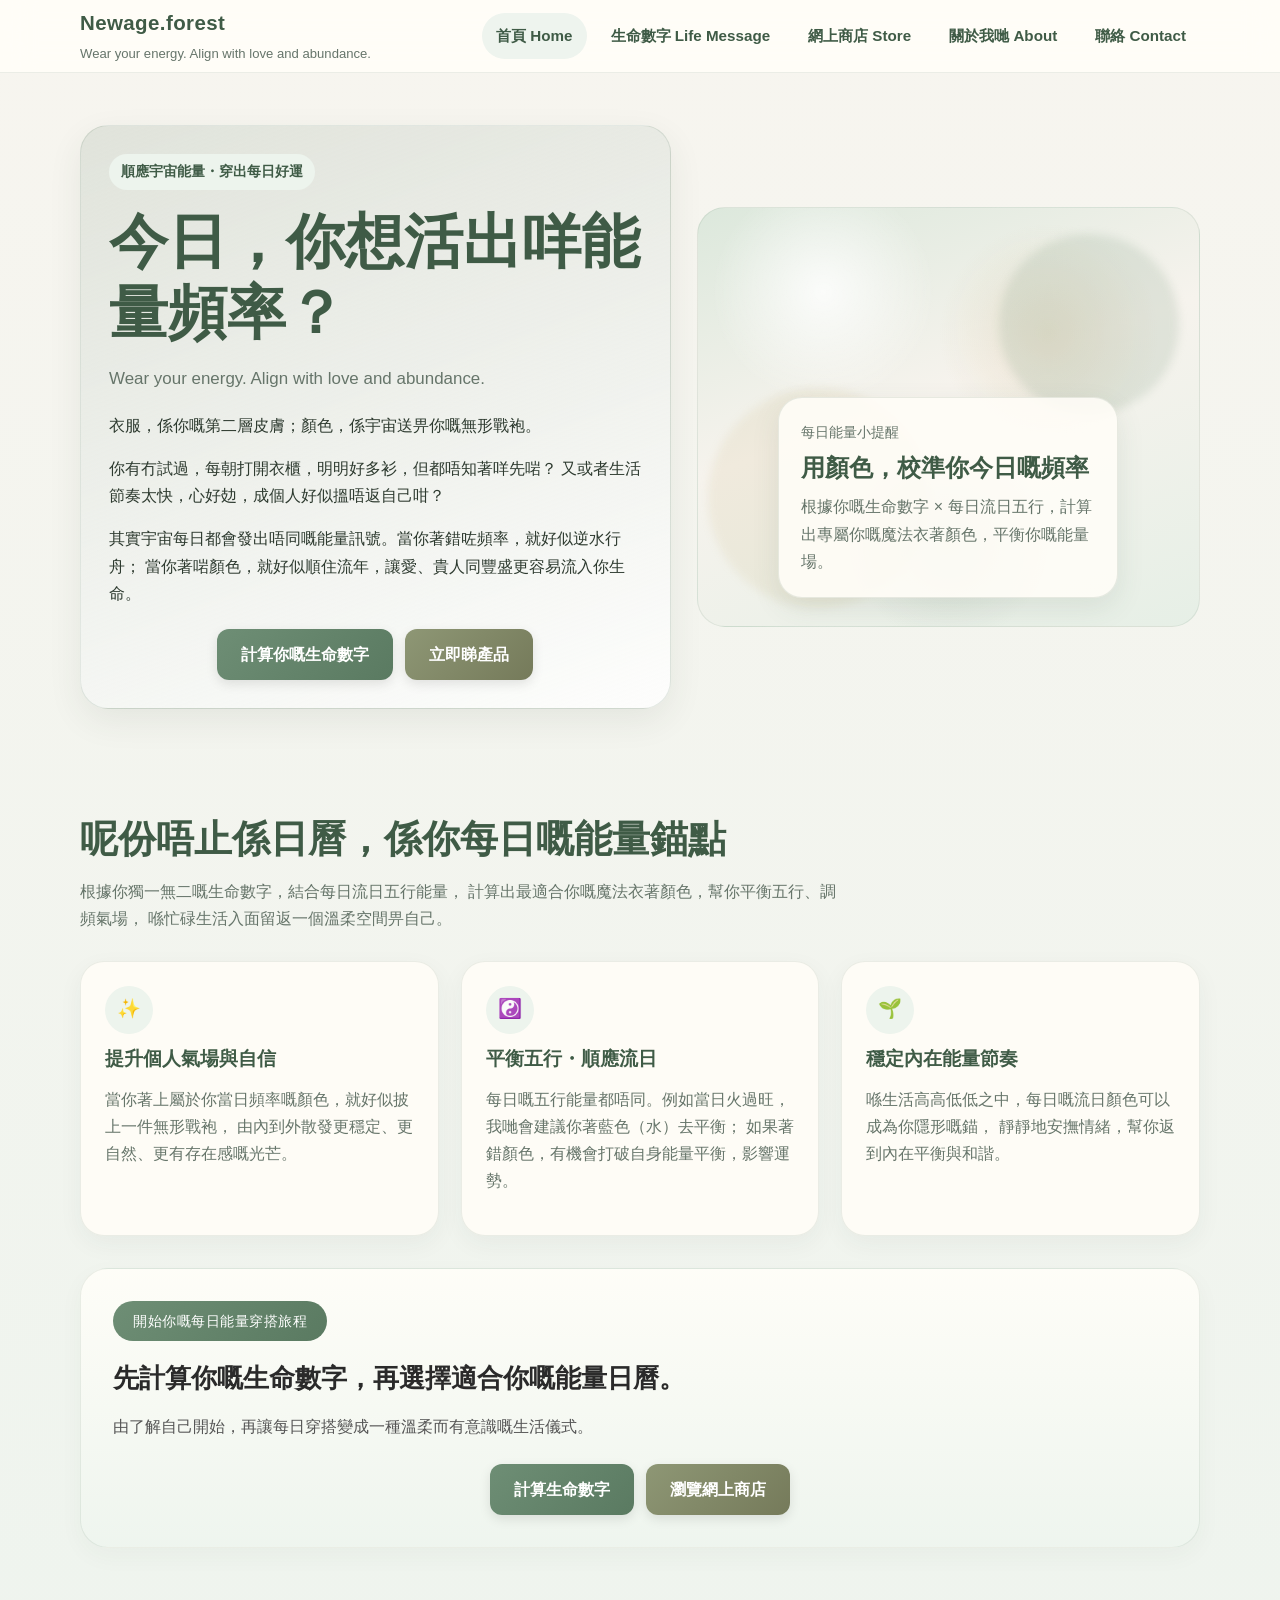
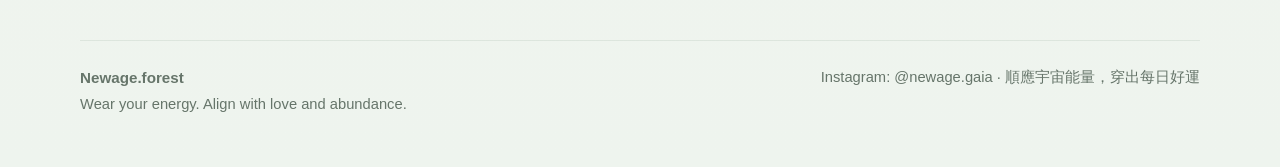
<file: index.html>
<!DOCTYPE html>
<html lang="zh-HK">
<head>
  <meta charset="UTF-8" />
  <meta name="viewport" content="width=device-width, initial-scale=1.0" />
  <title>Newage.forest</title>
  <meta name="description" content="順應宇宙能量，穿出每日好運。透過生命數字 × 每日流日五行，計算專屬你嘅魔法衣著顏色。" />
  <link rel="stylesheet" href="css/style.css" />
</head>
<body>

<div class="scroll-progress" id="scrollProgressBar"></div>

<nav class="nav">
  <div class="container nav-inner">
    <a class="brand" href="index.html">
      <div class="brand-title">Newage.forest</div>
      <div class="brand-sub">Wear your energy. Align with love and abundance.</div>
    </a>

    <button class="menu-toggle" id="menuToggle" aria-label="Open menu" aria-expanded="false" aria-controls="mobileMenu">
      <span></span>
      <span></span>
      <span></span>
    </button>

    <div class="nav-links" id="mobileMenu">
      <a class="active" href="index.html">首頁 Home</a>
      <a href="numerology.html">生命數字 Life Message</a>
      <a href="store.html">網上商店 Store</a>
      <a href="about.html">關於我哋 About</a>
      <a href="contact.html">聯絡 Contact</a>
    </div>
  </div>
</nav>

<main>
  <section class="hero">
    <div class="container hero-grid">
      <div class="hero-card reveal">
        <div class="eyebrow">順應宇宙能量・穿出每日好運</div>
        <h1>今日，你想活出咩能量頻率？</h1>
        <p class="lead">Wear your energy. Align with love and abundance.</p>

        <p>
          衣服，係你嘅第二層皮膚；顏色，係宇宙送畀你嘅無形戰袍。
        </p>
        <p>
          你有冇試過，每朝打開衣櫃，明明好多衫，但都唔知著咩先啱？
          又或者生活節奏太快，心好攰，成個人好似搵唔返自己咁？
        </p>
        <p>
          其實宇宙每日都會發出唔同嘅能量訊號。當你著錯咗頻率，就好似逆水行舟；
          當你著啱顏色，就好似順住流年，讓愛、貴人同豐盛更容易流入你生命。
        </p>

        <div class="btn-row">
          <a class="btn btn-primary" href="numerology.html">計算你嘅生命數字</a>
          <a class="btn btn-secondary" href="store.html">立即睇產品</a>
        </div>
      </div>

      <div class="hero-visual reveal">
        <div class="visual-box">
          <div class="mini">每日能量小提醒</div>
          <div class="big">用顏色，校準你今日嘅頻率</div>
          <p class="muted" style="margin:0;">
            根據你嘅生命數字 × 每日流日五行，計算出專屬你嘅魔法衣著顏色，平衡你嘅能量場。
          </p>
        </div>
      </div>
    </div>
  </section>

  <section>
    <div class="container">
      <div class="section-head reveal">
        <h2>呢份唔止係日曆，係你每日嘅能量錨點</h2>
        <p class="muted">
          根據你獨一無二嘅生命數字，結合每日流日五行能量，
          計算出最適合你嘅魔法衣著顏色，幫你平衡五行、調頻氣場，
          喺忙碌生活入面留返一個溫柔空間畀自己。
        </p>
      </div>

      <div class="grid-3">
        <div class="card reveal">
          <div class="benefit-icon">✨</div>
          <h3>提升個人氣場與自信</h3>
          <p class="muted">
            當你著上屬於你當日頻率嘅顏色，就好似披上一件無形戰袍，
            由內到外散發更穩定、更自然、更有存在感嘅光芒。
          </p>
        </div>

        <div class="card reveal">
          <div class="benefit-icon">☯️</div>
          <h3>平衡五行・順應流日</h3>
          <p class="muted">
            每日嘅五行能量都唔同。例如當日火過旺，我哋會建議你著藍色（水）去平衡；
            如果著錯顏色，有機會打破自身能量平衡，影響運勢。
          </p>
        </div>

        <div class="card reveal">
          <div class="benefit-icon">🌱</div>
          <h3>穩定內在能量節奏</h3>
          <p class="muted">
            喺生活高高低低之中，每日嘅流日顏色可以成為你隱形嘅錨，
            靜靜地安撫情緒，幫你返到內在平衡與和諧。
          </p>
        </div>
      </div>

      <div class="soft-panel intro-panel reveal">
        <div class="intro-badge">開始你嘅每日能量穿搭旅程</div>
        <h3 class="intro-title">先計算你嘅生命數字，再選擇適合你嘅能量日曆。</h3>
        <p class="intro-text">
          由了解自己開始，再讓每日穿搭變成一種溫柔而有意識嘅生活儀式。
        </p>

        <div class="btn-row">
          <a class="btn btn-primary" href="numerology.html">計算生命數字</a>
          <a class="btn btn-secondary" href="store.html">瀏覽網上商店</a>
        </div>
      </div>
    </div>
  </section>
</main>

<footer class="footer">
  <div class="container footer-inner">
    <div>
      <strong>Newage.forest</strong><br />
      <span class="small">Wear your energy. Align with love and abundance.</span>
    </div>

    <div class="small">
      Instagram: @newage.gaia · 順應宇宙能量，穿出每日好運
    </div>
  </div>
</footer>

<script src="js/main.js"></script>
</body>
</html>
</file>
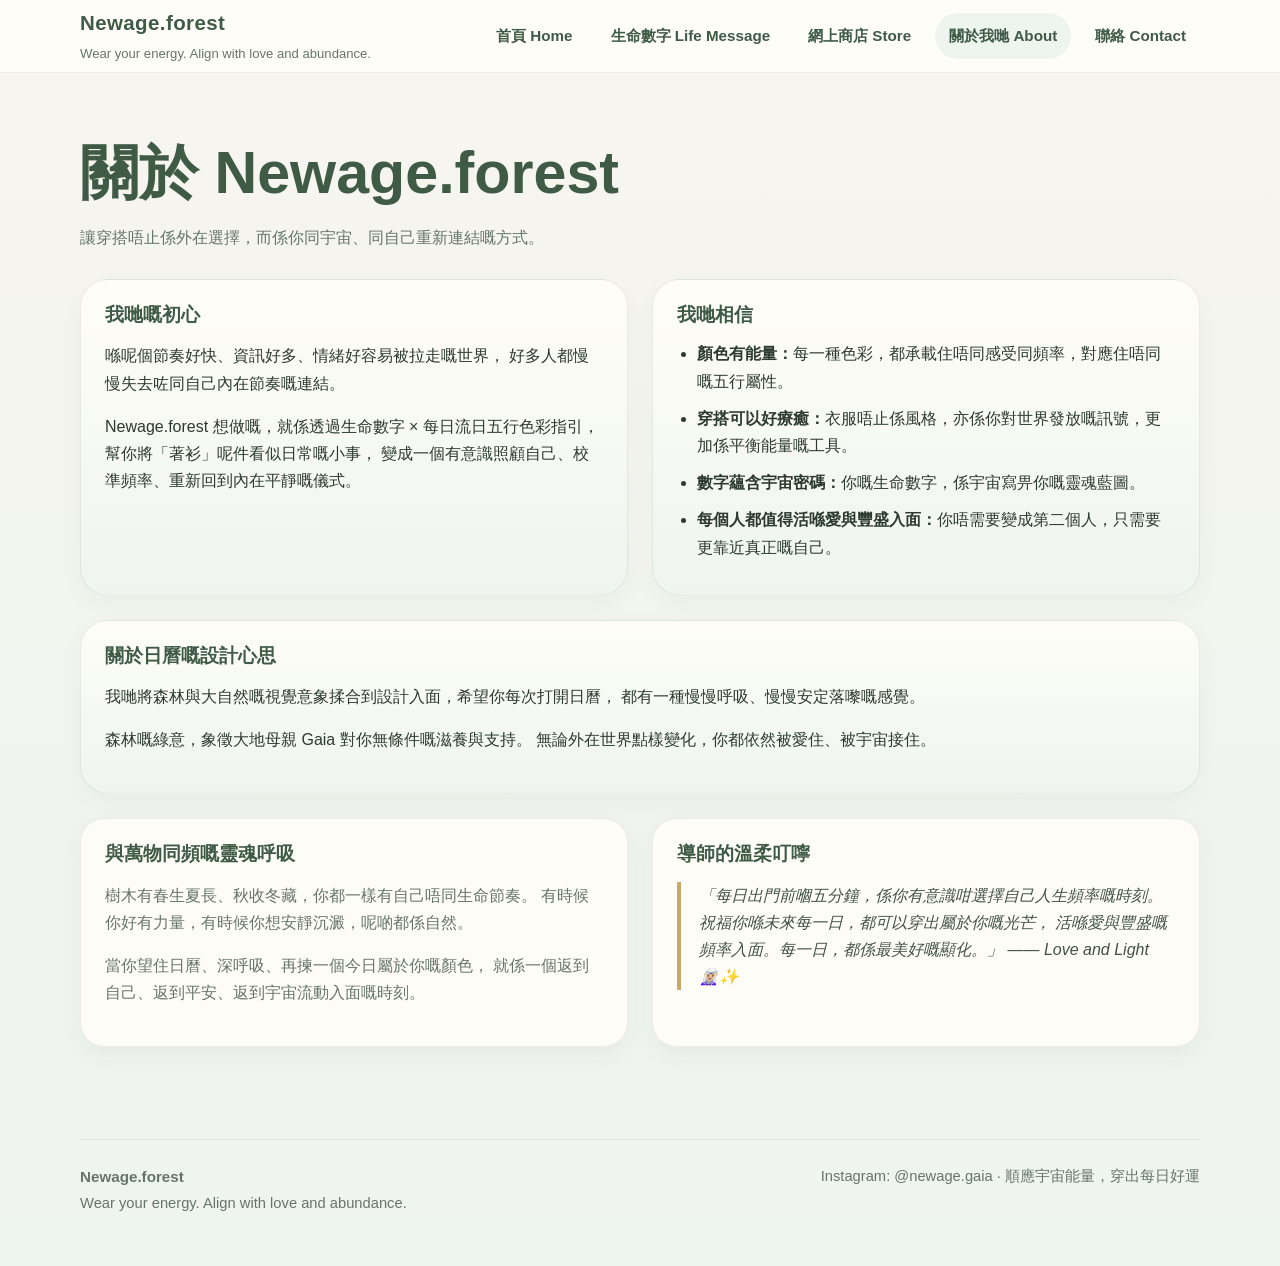
<file: about.html>
<!DOCTYPE html>
<html lang="zh-HK">
<head>
  <meta charset="UTF-8" />
  <meta name="viewport" content="width=device-width, initial-scale=1.0" />
  <title>關於我哋 | Newage.forest</title>
  <meta name="description" content="關於 Newage.forest：讓穿搭唔止係外在選擇，而係你同宇宙、同自己重新連結嘅方式。" />
  <link rel="stylesheet" href="css/style.css" />
</head>
<body>

<div class="scroll-progress" id="scrollProgressBar"></div>

<nav class="nav">
  <div class="container nav-inner">
    <a class="brand" href="index.html">
      <div class="brand-title">Newage.forest</div>
      <div class="brand-sub">Wear your energy. Align with love and abundance.</div>
    </a>

    <button class="menu-toggle" id="menuToggle" aria-label="Open menu" aria-expanded="false" aria-controls="mobileMenu">
      <span></span>
      <span></span>
      <span></span>
    </button>

    <div class="nav-links" id="mobileMenu">
      <a href="index.html">首頁 Home</a>
      <a href="numerology.html">生命數字 Life Message</a>
      <a href="store.html">網上商店 Store</a>
      <a class="active" href="about.html">關於我哋 About</a>
      <a href="contact.html">聯絡 Contact</a>
    </div>
  </div>
</nav>

<main>
  <section>
    <div class="container">
      <div class="section-head reveal">
        <h1>關於 Newage.forest</h1>
        <p class="muted">讓穿搭唔止係外在選擇，而係你同宇宙、同自己重新連結嘅方式。</p>
      </div>

      <div class="grid-2">
        <div class="soft-panel reveal">
          <h3>我哋嘅初心</h3>
          <p>
            喺呢個節奏好快、資訊好多、情緒好容易被拉走嘅世界，
            好多人都慢慢失去咗同自己內在節奏嘅連結。
          </p>
          <p>
            Newage.forest 想做嘅，就係透過生命數字 × 每日流日五行色彩指引，
            幫你將「著衫」呢件看似日常嘅小事，
            變成一個有意識照顧自己、校準頻率、重新回到內在平靜嘅儀式。
          </p>
        </div>

        <div class="soft-panel reveal">
          <h3>我哋相信</h3>
          <ul class="list">
            <li><strong>顏色有能量：</strong>每一種色彩，都承載住唔同感受同頻率，對應住唔同嘅五行屬性。</li>
            <li><strong>穿搭可以好療癒：</strong>衣服唔止係風格，亦係你對世界發放嘅訊號，更加係平衡能量嘅工具。</li>
            <li><strong>數字蘊含宇宙密碼：</strong>你嘅生命數字，係宇宙寫畀你嘅靈魂藍圖。</li>
            <li><strong>每個人都值得活喺愛與豐盛入面：</strong>你唔需要變成第二個人，只需要更靠近真正嘅自己。</li>
          </ul>
        </div>
      </div>

      <div class="soft-panel reveal" style="margin-top:24px;">
        <h3>關於日曆嘅設計心思</h3>
        <p>
          我哋將森林與大自然嘅視覺意象揉合到設計入面，希望你每次打開日曆，
          都有一種慢慢呼吸、慢慢安定落嚟嘅感覺。
        </p>
        <p>
          森林嘅綠意，象徵大地母親 Gaia 對你無條件嘅滋養與支持。
          無論外在世界點樣變化，你都依然被愛住、被宇宙接住。
        </p>
      </div>

      <div class="grid-2" style="margin-top:24px;">
        <div class="card reveal">
          <h3>與萬物同頻嘅靈魂呼吸</h3>
          <p class="muted">
            樹木有春生夏長、秋收冬藏，你都一樣有自己唔同生命節奏。
            有時候你好有力量，有時候你想安靜沉澱，呢啲都係自然。
          </p>
          <p class="muted">
            當你望住日曆、深呼吸、再揀一個今日屬於你嘅顏色，
            就係一個返到自己、返到平安、返到宇宙流動入面嘅時刻。
          </p>
        </div>

        <div class="card reveal">
          <h3>導師的溫柔叮嚀</h3>
          <p class="quote">
            「每日出門前嗰五分鐘，係你有意識咁選擇自己人生頻率嘅時刻。
            祝福你喺未來每一日，都可以穿出屬於你嘅光芒，
            活喺愛與豐盛嘅頻率入面。每一日，都係最美好嘅顯化。」
            —— Love and Light 🧝🏼‍♀️✨
          </p>
        </div>
      </div>
    </div>
  </section>
</main>

<footer class="footer">
  <div class="container footer-inner">
    <div>
      <strong>Newage.forest</strong><br />
      <span class="small">Wear your energy. Align with love and abundance.</span>
    </div>

    <div class="small">
      Instagram: @newage.gaia · 順應宇宙能量，穿出每日好運
    </div>
  </div>
</footer>

<script src="js/main.js"></script>
</body>
</html>
</file>
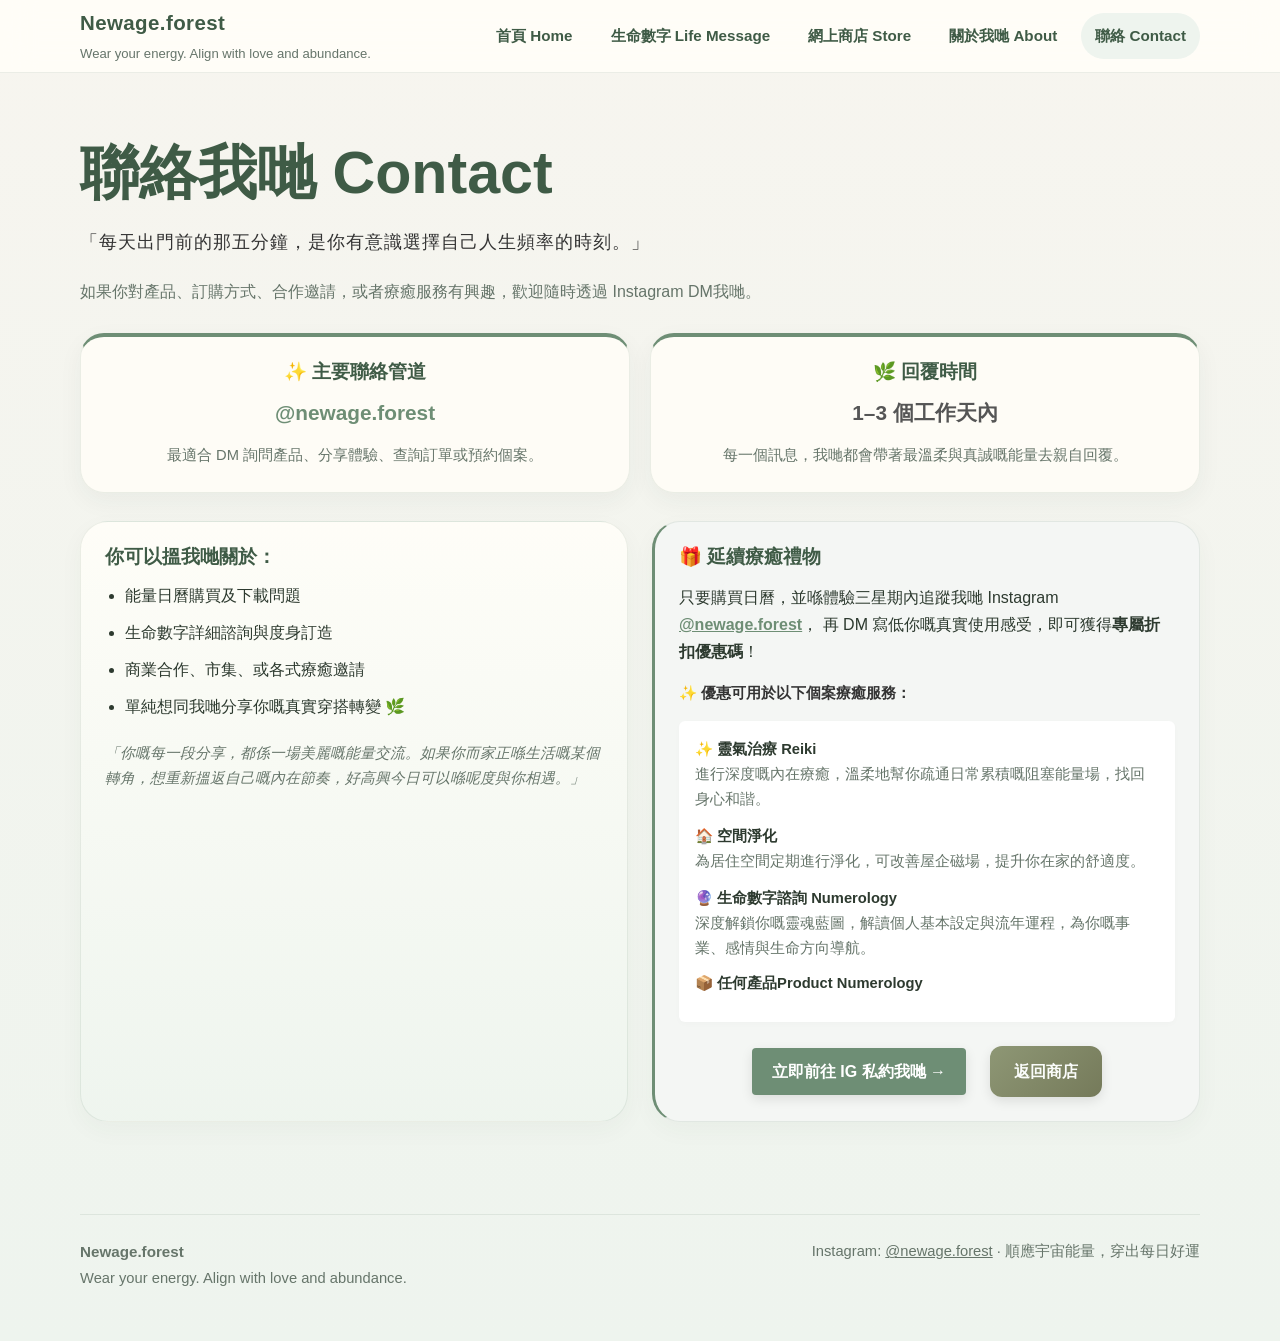
<file: contact.html>
<!DOCTYPE html>
<html lang="zh-HK">
<head>
  <meta charset="UTF-8" />
  <meta name="viewport" content="width=device-width, initial-scale=1.0" />
  <title>聯絡我哋 | Newage.forest</title>
  <meta name="description" content="聯絡 Newage.forest，查詢產品、合作邀請、生命數字諮詢或 Reiki 服務。" />
  <link rel="stylesheet" href="css/style.css" />
</head>
<body>

<div class="scroll-progress" id="scrollProgressBar"></div>

<nav class="nav">
  <div class="container nav-inner">
    <a class="brand" href="index.html">
      <div class="brand-title">Newage.forest</div>
      <div class="brand-sub">Wear your energy. Align with love and abundance.</div>
    </a>

    <button class="menu-toggle" id="menuToggle" aria-label="Open menu" aria-expanded="false" aria-controls="mobileMenu">
      <span></span>
      <span></span>
      <span></span>
    </button>

    <div class="nav-links" id="mobileMenu">
      <a href="index.html">首頁 Home</a>
      <a href="numerology.html">生命數字 Life Message</a>
      <a href="store.html">網上商店 Store</a>
      <a href="about.html">關於我哋 About</a>
      <a class="active" href="contact.html">聯絡 Contact</a>
    </div>
  </div>
</nav>

<main>
  <section id="contact">
    <div class="container">
      <div class="section-head">
        <h1>聯絡我哋 Contact</h1>

        <p class="store-quote" style="font-size: 1.15rem; color: #333; font-weight: 500; margin-bottom: 20px; letter-spacing: 1px;">
          「每天出門前的那五分鐘，是你有意識選擇自己人生頻率的時刻。」
        </p>

        <p class="muted">
          如果你對產品、訂購方式、合作邀請，或者療癒服務有興趣，歡迎隨時透過 Instagram DM我哋。
        </p>
      </div>

      <div class="contact-boxes" style="display: grid; grid-template-columns: repeat(auto-fit, minmax(280px, 1fr)); gap: 20px;">
        <div class="card" style="border-top: 4px solid #6e8e75; text-align: center; padding: 24px;">
          <h3 style="margin-bottom: 8px;">✨ 主要聯絡管道</h3>
          <p style="font-size: 1.3rem; font-weight: 600; margin: 12px 0;">
            <a href="https://www.instagram.com/newage.forest?igsh=dGxlaWs1ZHEzMjVt&utm_source=qr" target="_blank" rel="noopener noreferrer" style="color: #6e8e75; text-decoration: none;">@newage.forest</a>
          </p>
          <p class="small muted" style="margin: 0;">最適合 DM 詢問產品、分享體驗、查詢訂單或預約個案。</p>
        </div>

        <div class="card" style="border-top: 4px solid #6e8e75; text-align: center; padding: 24px;">
          <h3 style="margin-bottom: 8px;">🌿 回覆時間</h3>
          <p style="font-size: 1.3rem; font-weight: 600; margin: 12px 0; color: #555;">1–3 個工作天內</p>
          <p class="small muted" style="margin: 0;">每一個訊息，我哋都會帶著最溫柔與真誠嘅能量去親自回覆。</p>
        </div>
      </div>

      <div class="grid-2" style="margin-top:28px;">
        <div class="soft-panel">
          <h3>你可以搵我哋關於：</h3>

          <ul class="list">
            <li>能量日曆購買及下載問題</li>
            <li>生命數字詳細諮詢與度身訂造</li>
            <li>商業合作、市集、或各式療癒邀請</li>
            <li>單純想同我哋分享你嘅真實穿搭轉變 🌿</li>
          </ul>

          <p class="small muted" style="margin-top: 20px; font-style: italic;">
            「你嘅每一段分享，都係一場美麗嘅能量交流。如果你而家正喺生活嘅某個轉角，想重新搵返自己嘅內在節奏，好高興今日可以喺呢度與你相遇。」
          </p>
        </div>

        <div class="soft-panel" style="background: #f4f6f4; border-left: 3px solid #6e8e75;">
          <h3>🎁 延續療癒禮物</h3>

          <p>
            只要購買日曆，並喺體驗三星期內追蹤我哋 Instagram
            <strong><a href="https://www.instagram.com/newage.forest?igsh=dGxlaWs1ZHEzMjVt&utm_source=qr" target="_blank" rel="noopener noreferrer" style="color: #6e8e75; text-decoration: underline;">@newage.forest</a></strong>，
            再 DM 寫低你嘅真實使用感受，即可獲得<strong>專屬折扣優惠碼</strong>！
          </p>

          <p class="small" style="margin-top: 16px; font-weight: 600; color: #333;">✨ 優惠可用於以下個案療癒服務：</p>

          <ul class="list small" style="background: #ffffff; padding: 16px; border-radius: 6px; box-shadow: 0 2px 6px rgba(0,0,0,0.02);">
            <li style="margin-bottom: 12px; list-style: none;">
              <strong>✨ 靈氣治療 Reiki</strong><br />
              <span class="muted">進行深度嘅內在療癒，溫柔地幫你疏通日常累積嘅阻塞能量場，找回身心和諧。</span>
            </li>
            <li style="margin-bottom: 12px; list-style: none;">
              <strong>🏠 空間淨化</strong><br />
              <span class="muted">為居住空間定期進行淨化，可改善屋企磁場，提升你在家的舒適度。</span>
            </li>
            <li style="list-style: none;">
              <strong>🔮 生命數字諮詢 Numerology</strong><br />
              <span class="muted">深度解鎖你嘅靈魂藍圖，解讀個人基本設定與流年運程，為你嘅事業、感情與生命方向導航。</span>
            </li>
            <li style="list-style: none;">
              <strong>📦 任何產品Product Numerology</strong><br />
              <span class="muted"></span>
            </li>
          </ul>

          <div class="btn-row" style="margin-top: 24px;">
            <a class="btn btn-primary" href="https://www.instagram.com/newage.forest?igsh=dGxlaWs1ZHEzMjVt&utm_source=qr" target="_blank" rel="noopener noreferrer" style="background: #6e8e75; color: white; padding: 10px 20px; text-decoration: none; border-radius: 4px; display: inline-block;">立即前往 IG 私約我哋 →</a>
            <a class="btn btn-secondary" href="store.html" style="color: #fafcfa; margin-left: 12px;">返回商店</a>
          </div>
        </div>
      </div>
    </div>
  </section>
</main>

<footer class="footer">
  <div class="container footer-inner">
    <div>
      <strong>Newage.forest</strong><br />
      <span class="small">Wear your energy. Align with love and abundance.</span>
    </div>

    <div class="small">
      Instagram: <a href="https://www.instagram.com/newage.forest?igsh=dGxlaWs1ZHEzMjVt&utm_source=qr" target="_blank" rel="noopener noreferrer" style="color: inherit; text-decoration: underline;">@newage.forest</a> · 順應宇宙能量，穿出每日好運
    </div>
  </div>
</footer>

<script src="js/main.js"></script>
</body>
</html>
</file>
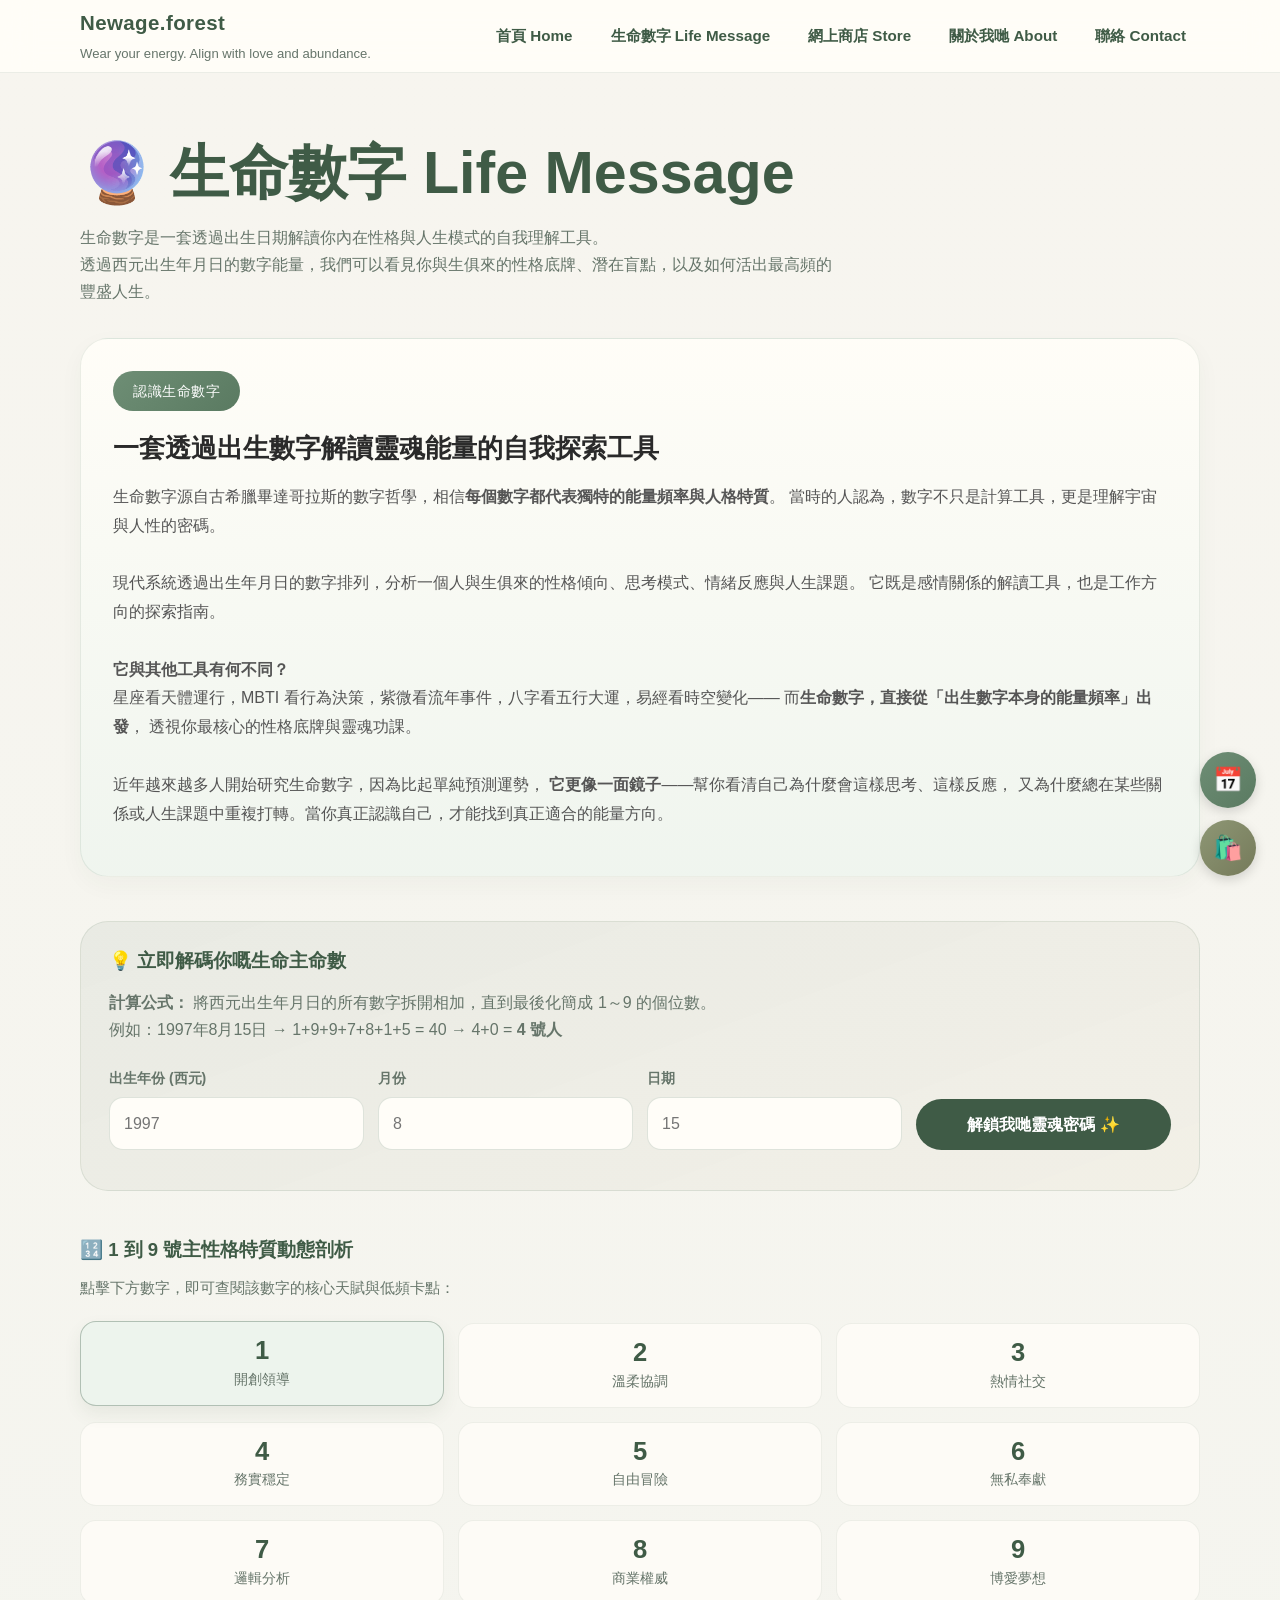
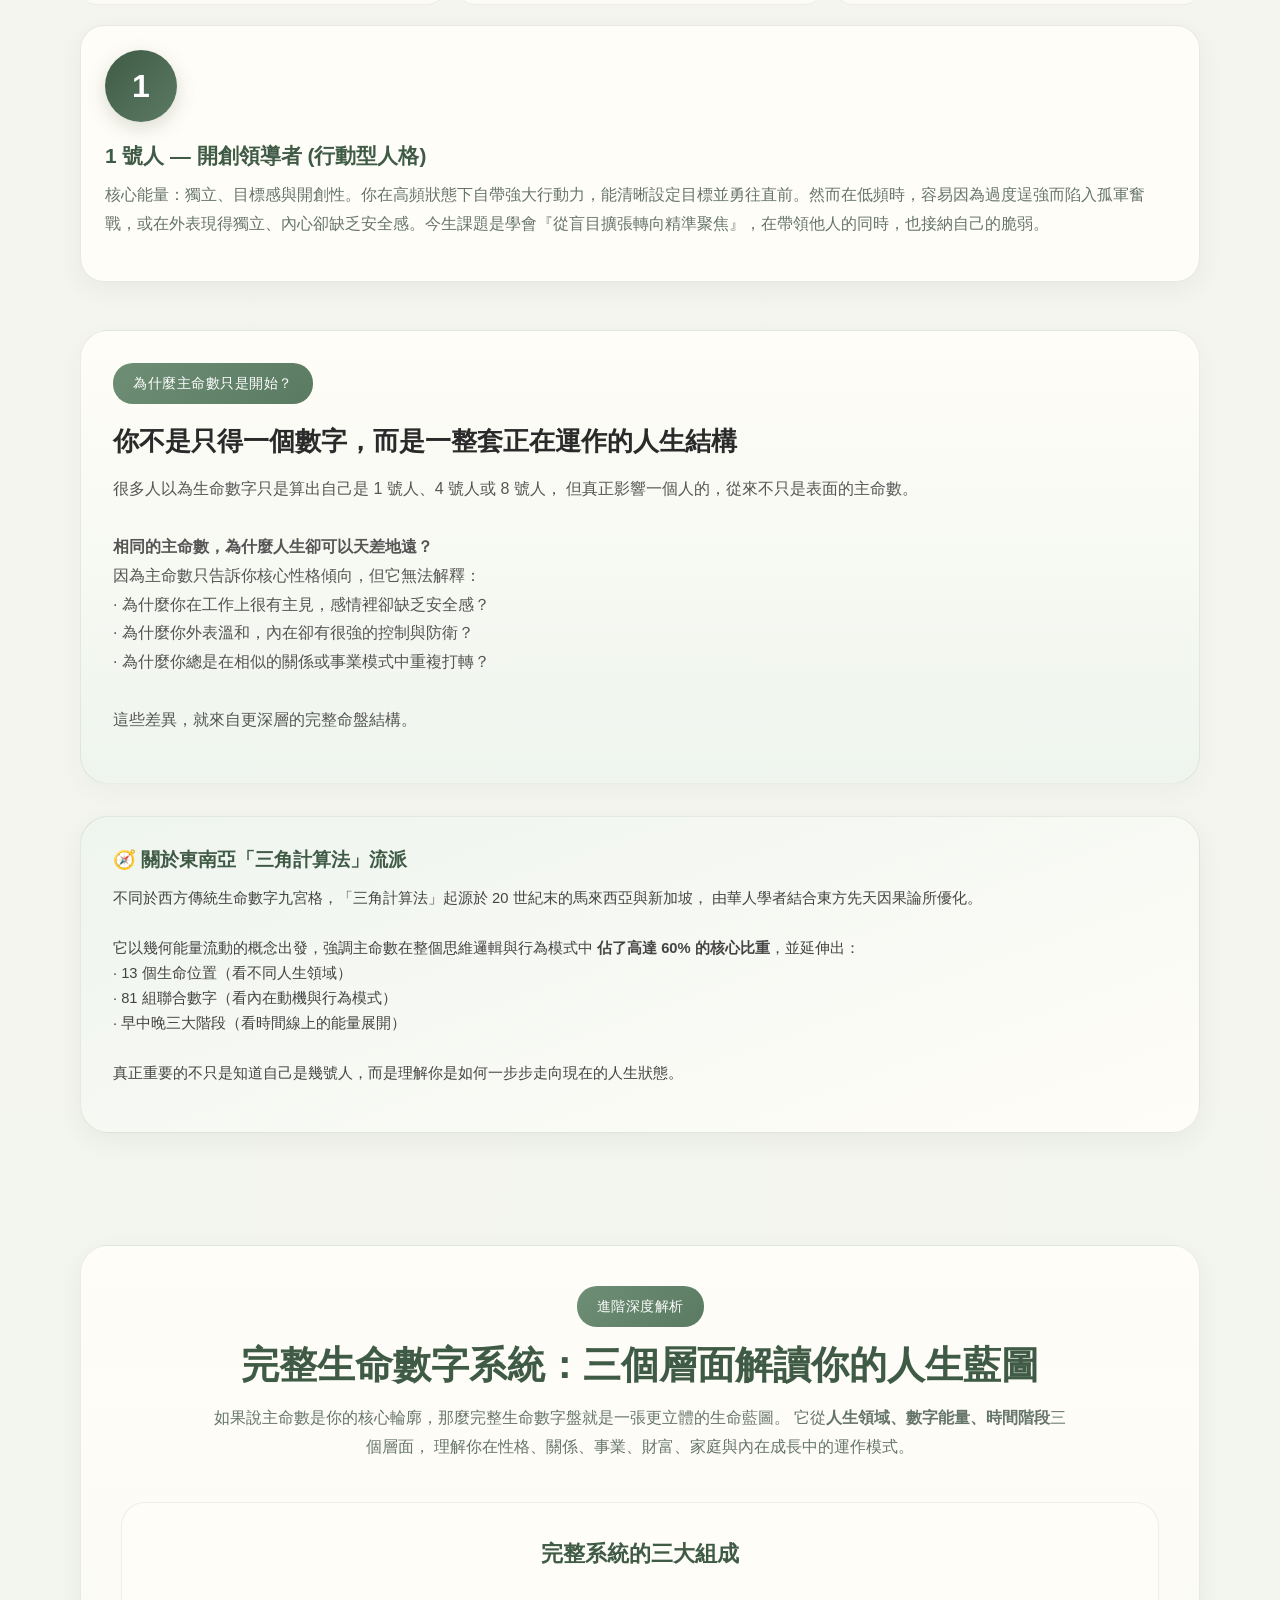
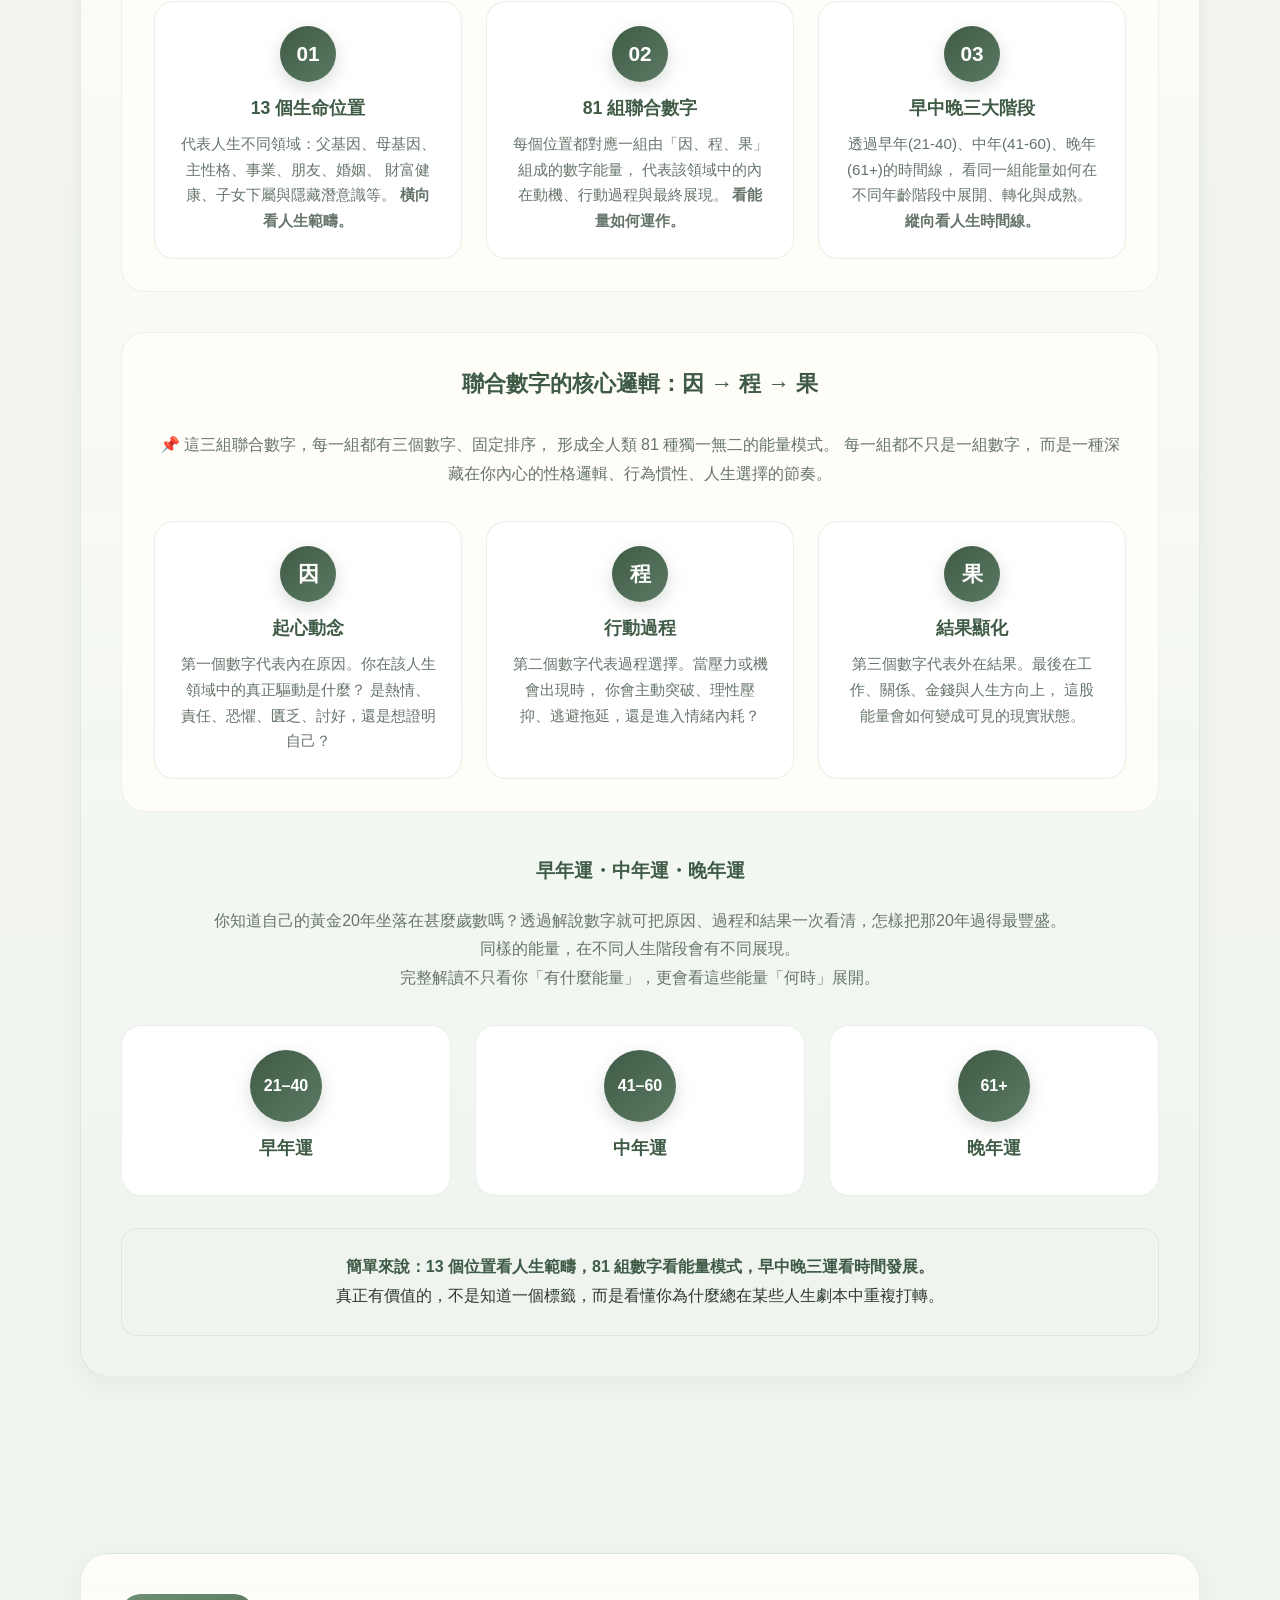
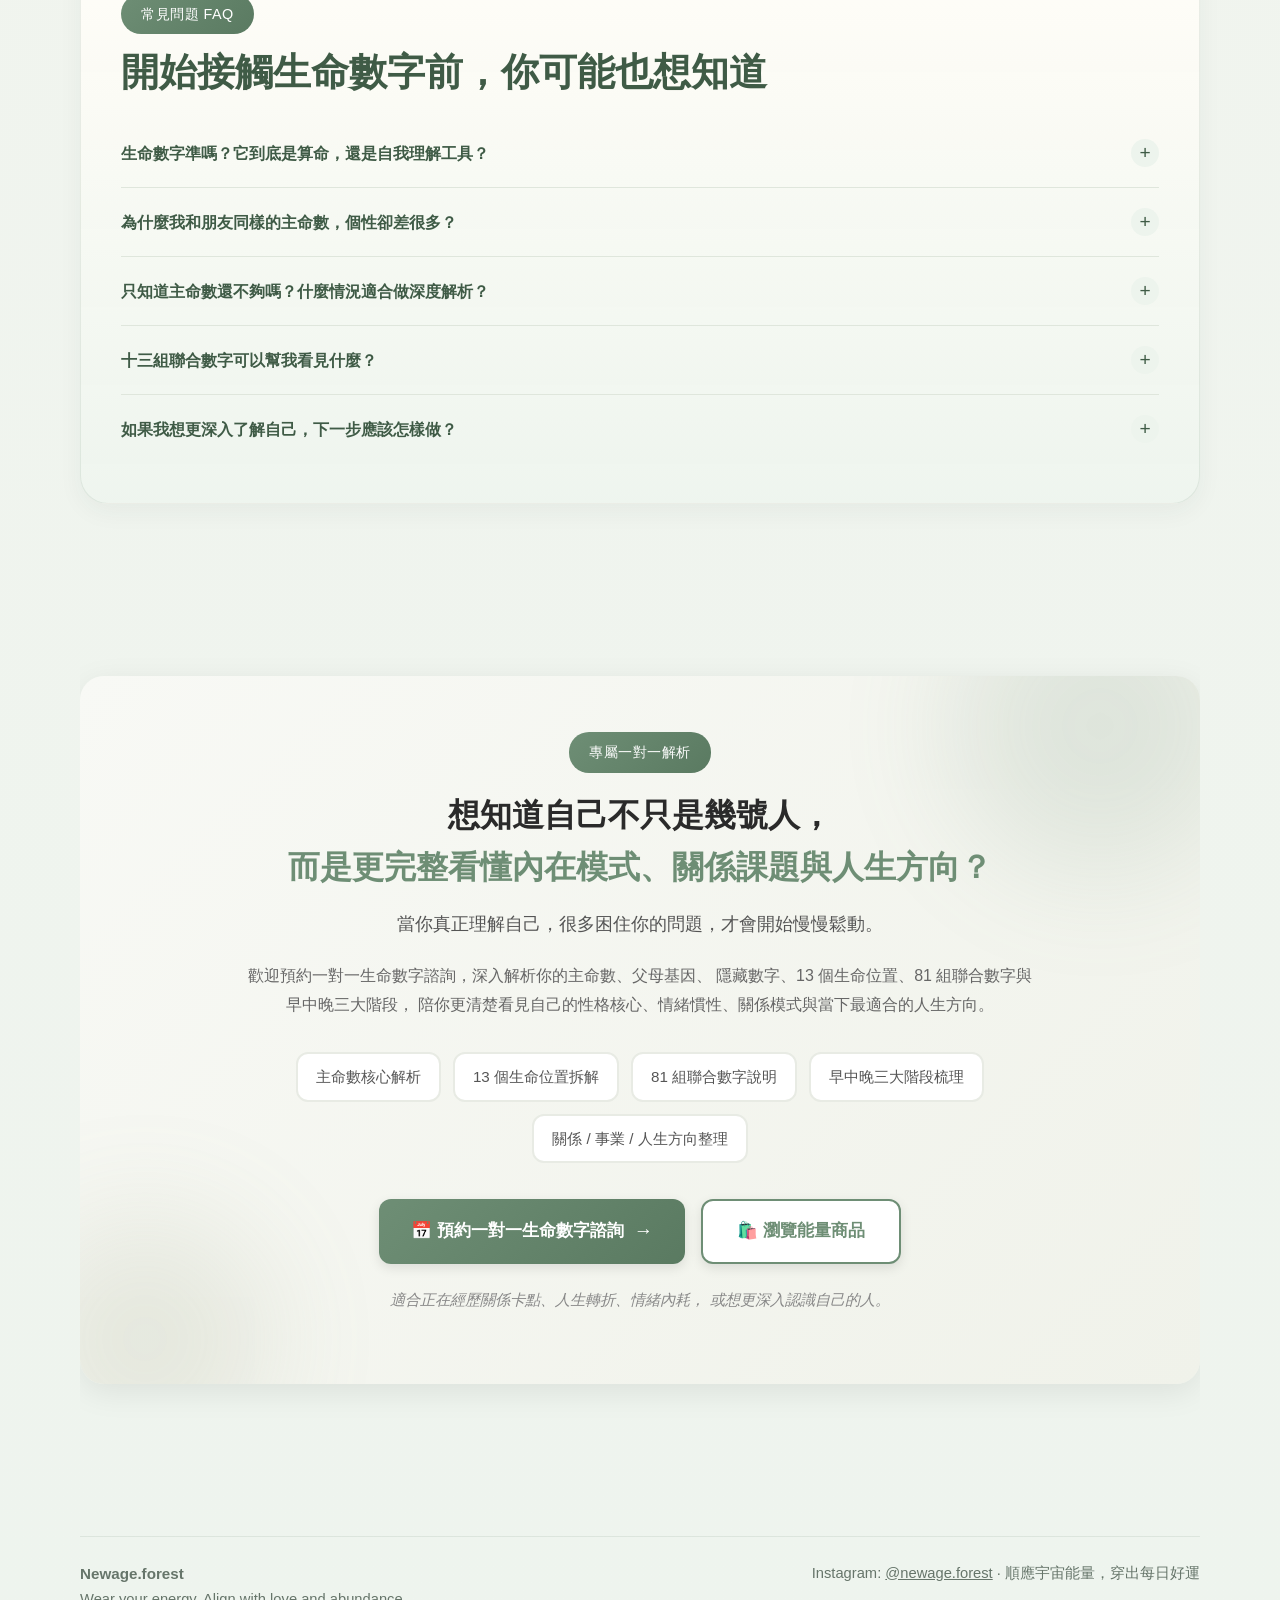
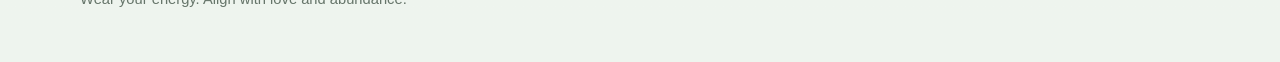
<file: numerology.html>
<!DOCTYPE html>
<html lang="zh-HK">
<head>
  <meta charset="UTF-8" />
  <meta name="viewport" content="width=device-width, initial-scale=1.0" />

  <title>生命數字 | Newage.forest</title>

  <meta
    name="description"
    content="計算你嘅生命數字，結合三角因果計算法、13 個生命位置、81 組聯合數字與早中晚三大人生階段，了解核心人格天賦、高低頻特質與人生課題。"
  />

  <link rel="stylesheet" href="css/style.css" />
</head>

<body>

<nav class="nav">
  <div class="container nav-inner">
    <a class="brand" href="index.html">
      <div class="brand-title">Newage.forest</div>
      <div class="brand-sub">Wear your energy. Align with love and abundance.</div>
    </a>

    <button
      class="menu-toggle"
      id="menuToggle"
      aria-label="Open menu"
      aria-expanded="false"
      aria-controls="mobileMenu"
    >
      <span></span>
      <span></span>
      <span></span>
    </button>

    <div class="nav-links" id="mobileMenu">
      <a href="index.html">首頁 Home</a>
      <a href="numerology.html">生命數字 Life Message</a>
      <a href="store.html">網上商店 Store</a>
      <a href="about.html">關於我哋 About</a>
      <a href="contact.html">聯絡 Contact</a>
    </div>
  </div>
</nav>

<main>

<section id="numerology">
  <div class="container">
    <!-- STEP 1: Introduction - What is Life Message -->
    <div class="section-head">
      <h1>🔮 生命數字 Life Message</h1>
      <p class="muted" style="line-height: 1.7;">
        生命數字是一套透過出生日期解讀你內在性格與人生模式的自我理解工具。<br />
        透過西元出生年月日的數字能量，我們可以看見你與生俱來的性格底牌、潛在盲點，以及如何活出最高頻的豐盛人生。
      </p>
    </div>

    <!-- What is Life Message - Detailed explanation -->
    <div class="soft-panel intro-panel" style="margin-top: 32px;">
      <div class="intro-badge">認識生命數字</div>
      <h2 class="intro-title">一套透過出生數字解讀靈魂能量的自我探索工具</h2>
      <p class="intro-text">
        生命數字源自古希臘畢達哥拉斯的數字哲學，相信<strong>每個數字都代表獨特的能量頻率與人格特質</strong>。
        當時的人認為，數字不只是計算工具，更是理解宇宙與人性的密碼。<br /><br />
        
        現代系統透過出生年月日的數字排列，分析一個人與生俱來的性格傾向、思考模式、情緒反應與人生課題。
        它既是感情關係的解讀工具，也是工作方向的探索指南。<br /><br />
        
        <strong>它與其他工具有何不同？</strong><br />
        星座看天體運行，MBTI 看行為決策，紫微看流年事件，八字看五行大運，易經看時空變化——
        而<strong>生命數字，直接從「出生數字本身的能量頻率」出發</strong>，
        透視你最核心的性格底牌與靈魂功課。<br /><br />
        
        近年越來越多人開始研究生命數字，因為比起單純預測運勢，
        <strong>它更像一面鏡子</strong>——幫你看清自己為什麼會這樣思考、這樣反應，
        又為什麼總在某些關係或人生課題中重複打轉。當你真正認識自己，才能找到真正適合的能量方向。
      </p>
    </div>

    <!-- STEP 2: Quick Calculator - Let users try first -->
    <div class="calculator-section" id="lifePathCalculator" style="margin-top: 44px;">
      <h3>💡 立即解碼你嘅生命主命數</h3>
      <p class="muted">
        <strong>計算公式：</strong>
        將西元出生年月日的所有數字拆開相加，直到最後化簡成 1～9 的個位數。<br />
        <span>例如：1997年8月15日 → 1+9+9+7+8+1+5 = 40 → 4+0 = <strong>4 號人</strong></span>
      </p>

      <div class="calc-form">
        <div class="calc-field">
          <label for="birthYear">出生年份 (西元)</label>
          <input type="number" id="birthYear" placeholder="1997" min="1900" />
        </div>

        <div class="calc-field">
          <label for="birthMonth">月份</label>
          <input type="number" id="birthMonth" placeholder="8" min="1" max="12" />
        </div>

        <div class="calc-field">
          <label for="birthDay">日期</label>
          <input type="number" id="birthDay" placeholder="15" min="1" max="31" />
        </div>

        <button class="calc-btn" type="button" onclick="calculateLifePath()">解鎖我哋靈魂密碼 ✨</button>
      </div>

      <div class="result-box" id="resultBox">
        <div class="result-number" id="resultNumber"></div>
        <div class="result-title" id="resultTitle"></div>
        <div class="result-desc" id="resultDesc"></div>

        <div class="btn-row" style="margin-top: 24px; display: flex; gap: 12px; flex-wrap: wrap; justify-content: center;">
          <a class="btn btn-primary" href="contact.html">📅 預約諮詢</a>
          <a class="btn btn-secondary" href="store.html">🛍️ 瀏覽商店</a>
        </div>
      </div>
    </div>

    <!-- STEP 3: The 9 Personalities - Interactive exploration -->
    <h3 style="margin-top:48px; margin-bottom:10px;">🔢 1 到 9 號主性格特質動態剖析</h3>
    <p class="small muted">
      點擊下方數字，即可查閱該數字的核心天賦與低頻卡點：
    </p>

    <div class="personality-grid" id="personalityGrid">
      <div class="personality-item active" data-num="1">
        <div class="personality-num">1</div>
        <div class="personality-name">開創領導</div>
      </div>

      <div class="personality-item" data-num="2">
        <div class="personality-num">2</div>
        <div class="personality-name">溫柔協調</div>
      </div>

      <div class="personality-item" data-num="3">
        <div class="personality-num">3</div>
        <div class="personality-name">熱情社交</div>
      </div>

      <div class="personality-item" data-num="4">
        <div class="personality-num">4</div>
        <div class="personality-name">務實穩定</div>
      </div>

      <div class="personality-item" data-num="5">
        <div class="personality-num">5</div>
        <div class="personality-name">自由冒險</div>
      </div>

      <div class="personality-item" data-num="6">
        <div class="personality-num">6</div>
        <div class="personality-name">無私奉獻</div>
      </div>

      <div class="personality-item" data-num="7">
        <div class="personality-num">7</div>
        <div class="personality-name">邏輯分析</div>
      </div>

      <div class="personality-item" data-num="8">
        <div class="personality-num">8</div>
        <div class="personality-name">商業權威</div>
      </div>

      <div class="personality-item" data-num="9">
        <div class="personality-num">9</div>
        <div class="personality-name">博愛夢想</div>
      </div>
    </div>

    <div class="personality-detail result-box show" id="personalityDetailBox" style="margin-top: 20px;">
      <div class="result-number" id="personalityNumber">1</div>
      <div class="result-title" id="personalityTitle">1 號人 — 開創領導者 (行動型人格)</div>
      <div class="result-desc" id="personalityDesc">
        核心能量：獨立、目標感與開創性。你在高頻狀態下自帶強大行動力，
        能清晰設定目標並勇往直前。然而在低頻時，容易因為過度逞強而陷入孤軍奮戰，
        或在外表現得獨立、內心卻缺乏安全感。今生課題是學會『從盲目擴張轉向精準聚焦』，
        在帶領他人的同時，也接納自己的脆弱。
      </div>
    </div>

    <!-- STEP 4: Why one number is not enough - Bridge to deeper system -->
    <div class="soft-panel intro-panel" style="margin-top: 48px;">
      <div class="intro-badge">為什麼主命數只是開始？</div>
      <h2 class="intro-title">你不是只得一個數字，而是一整套正在運作的人生結構</h2>
      <p class="intro-text">
        很多人以為生命數字只是算出自己是 1 號人、4 號人或 8 號人，
        但真正影響一個人的，從來不只是表面的主命數。<br /><br />
        <strong>相同的主命數，為什麼人生卻可以天差地遠？</strong><br />
        因為主命數只告訴你核心性格傾向，但它無法解釋：<br />
        · 為什麼你在工作上很有主見，感情裡卻缺乏安全感？<br />
        · 為什麼你外表溫和，內在卻有很強的控制與防衛？<br />
        · 為什麼你總是在相似的關係或事業模式中重複打轉？<br /><br />
        這些差異，就來自更深層的完整命盤結構。
      </p>
    </div>

    <!-- STEP 5: About the Triangle System - The methodology -->
    <div class="soft-panel tri-panel" style="margin-top: 32px;">
      <h3 style="margin-top: 0;">🧭 關於東南亞「三角計算法」流派</h3>
      <p class="small" style="line-height: 1.7; color: #444;">
        不同於西方傳統生命數字九宮格，「三角計算法」起源於 20 世紀末的馬來西亞與新加坡，
        由華人學者結合東方先天因果論所優化。<br /><br />
        它以幾何能量流動的概念出發，強調主命數在整個思維邏輯與行為模式中
        <strong>佔了高達 60% 的核心比重</strong>，並延伸出：<br />
        · 13 個生命位置（看不同人生領域）<br />
        · 81 組聯合數字（看內在動機與行為模式）<br />
        · 早中晚三大階段（看時間線上的能量展開）<br /><br />
        真正重要的不只是知道自己是幾號人，而是理解你是如何一步步走向現在的人生狀態。
      </p>
    </div>

    <!-- STEP 6: The Advanced System - How it works -->
    <section class="joint-section" id="jointSection" style="margin-top: 48px;">
      <div class="joint-shell">
        <div class="section-head joint-head">
          <div class="joint-badge">進階深度解析</div>
          <h2>完整生命數字系統：三個層面解讀你的人生藍圖</h2>
          <p class="muted" style="line-height: 1.8;">
            如果說主命數是你的核心輪廓，那麼完整生命數字盤就是一張更立體的生命藍圖。
            它從<strong>人生領域、數字能量、時間階段</strong>三個層面，
            理解你在性格、關係、事業、財富、家庭與內在成長中的運作模式。
          </p>
        </div>

        <div class="joint-logic">
          <div class="joint-logic-title">完整系統的三大組成</div>

          <div class="joint-steps">
            <div class="joint-step">
              <div class="joint-step-num">01</div>
              <h3>13 個生命位置</h3>
              <p>
                代表人生不同領域：父基因、母基因、主性格、事業、朋友、婚姻、
                財富健康、子女下屬與隱藏潛意識等。
                <strong>橫向看人生範疇。</strong>
              </p>
            </div>

            <div class="joint-step">
              <div class="joint-step-num">02</div>
              <h3>81 組聯合數字</h3>
              <p>
                每個位置都對應一組由「因、程、果」組成的數字能量，
                代表該領域中的內在動機、行動過程與最終展現。
                <strong>看能量如何運作。</strong>
              </p>
            </div>

            <div class="joint-step">
              <div class="joint-step-num">03</div>
              <h3>早中晚三大階段</h3>
              <p>
                透過早年(21-40)、中年(41-60)、晚年(61+)的時間線，
                看同一組能量如何在不同年齡階段中展開、轉化與成熟。
                <strong>縱向看人生時間線。</strong>
              </p>
            </div>
          </div>
        </div>

        <!-- LAYER 1: Joint Numbers Logic -->
        <div class="joint-logic" style="margin-top: 40px;">
          <div class="joint-logic-title">聯合數字的核心邏輯：因 → 程 → 果</div>

          <p class="muted" style="text-align: center; line-height: 1.8; margin-bottom: 32px;">
            📌 這三組聯合數字，每一組都有三個數字、固定排序，
            形成全人類 81 種獨一無二的能量模式。
            每一組都不只是一組數字，
            而是一種深藏在你內心的性格邏輯、行為慣性、人生選擇的節奏。
          </p>

          <div class="joint-steps">
            <div class="joint-step">
              <div class="joint-step-num">因</div>
              <h3>起心動念</h3>
              <p>
                第一個數字代表內在原因。你在該人生領域中的真正驅動是什麼？
                是熱情、責任、恐懼、匱乏、討好，還是想證明自己？
              </p>
            </div>

            <div class="joint-step">
              <div class="joint-step-num">程</div>
              <h3>行動過程</h3>
              <p>
                第二個數字代表過程選擇。當壓力或機會出現時，
                你會主動突破、理性壓抑、逃避拖延，還是進入情緒內耗？
              </p>
            </div>

            <div class="joint-step">
              <div class="joint-step-num">果</div>
              <h3>結果顯化</h3>
              <p>
                第三個數字代表外在結果。最後在工作、關係、金錢與人生方向上，
                這股能量會如何變成可見的現實狀態。
              </p>
            </div>
          </div>
        </div>

        <!-- LAYER 3: Life Stages -->
        <div style="margin-top: 48px;">
          <h3 style="text-align: center; margin-bottom: 24px;">早年運・中年運・晚年運</h3>
          <p class="muted" style="text-align: center; line-height: 1.8; margin-bottom: 32px;">
             你知道自己的黃金20年坐落在甚麼歲數嗎？透過解說數字就可把原因、過程和結果一次看清，怎樣把那20年過得最豐盛。<br />
		同樣的能量，在不同人生階段會有不同展現。<br />
            完整解讀不只看你「有什麼能量」，更會看這些能量「何時」展開。
          </p>

          <div class="joint-steps">
            <div class="joint-step">
              <div class="joint-step-num age-step-num">21–40</div>
              <h3>早年運</h3>
            </div>

            <div class="joint-step">
              <div class="joint-step-num age-step-num">41–60</div>
              <h3>中年運</h3>
            </div>

            <div class="joint-step">
              <div class="joint-step-num age-step-num">61+</div>
              <h3>晚年運</h3>
            </div>
          </div>
        </div>

        <div class="joint-bottom-note" style="margin-top: 32px;">
          <p>
            <strong>簡單來說：13 個位置看人生範疇，81 組數字看能量模式，早中晚三運看時間發展。</strong><br />
            真正有價值的，不是知道一個標籤，而是看懂你為什麼總在某些人生劇本中重複打轉。
          </p>
        </div>
      </div>
    </section>

    <!-- STEP 7: FAQ - Address common concerns -->
    <section class="faq-section" id="faqSection" style="margin-top: 48px;">
      <div class="faq-shell">
        <div class="section-head" style="margin-bottom: 20px;">
          <div class="faq-badge">常見問題 FAQ</div>
          <h2>開始接觸生命數字前，你可能也想知道</h2>
        </div>

        <div class="faq-list-advanced">
          <div class="faq-accordion-item">
            <button class="faq-question" type="button" aria-expanded="false">
              <span>生命數字準嗎？它到底是算命，還是自我理解工具？</span>
              <span class="faq-icon">+</span>
            </button>
            <div class="faq-answer">
              <p>
                很多人第一次接觸生命數字，都會把它當成「命運答案」。
                但更貼近的理解是：它是一套幫助你看懂自己內在模式的工具。
                它不是替你決定人生，而是讓你更清楚自己習慣怎麼思考、怎麼反應、又為什麼總在某些課題中重複。
              </p>
            </div>
          </div>

          <div class="faq-accordion-item">
            <button class="faq-question" type="button" aria-expanded="false">
              <span>為什麼我和朋友同樣的主命數，個性卻差很多？</span>
              <span class="faq-icon">+</span>
            </button>
            <div class="faq-answer">
              <p>
                因為主命數看到的是核心主軸，但不是完整全貌。
                一個人的外在表現、情緒模式、關係課題、壓力反應，
                還會受到父基因、母基因、隱藏數字、13 個生命位置與聯合結構影響。
                所以同一個主命數，仍然可能活出完全不同的人生狀態。
              </p>
            </div>
          </div>

          <div class="faq-accordion-item">
            <button class="faq-question" type="button" aria-expanded="false">
              <span>只知道主命數還不夠嗎？什麼情況適合做深度解析？</span>
              <span class="faq-icon">+</span>
            </button>
            <div class="faq-answer">
              <p>
                如果你只是想快速認識自己的基本特質，主命數已經很有幫助。
                但如果你正卡在感情、人際、事業方向、情緒內耗、
                或者一直重複類似的人生問題，深度解析會更適合你。
                因為真正造成卡關的，通常不是表面性格，而是更深層的能量結構。
              </p>
            </div>
          </div>

          <div class="faq-accordion-item">
            <button class="faq-question" type="button" aria-expanded="false">
              <span>十三組聯合數字可以幫我看見什麼？</span>
              <span class="faq-icon">+</span>
            </button>
            <div class="faq-answer">
              <p>
                它可以幫助你更完整地看見：你的起心動念、壓力下的反應模式、
                關係中的慣性、工作上的能量使用方式、不同人生階段的課題，
                以及你為什麼會在某些模式中反覆打轉。
                它的價值，不只是描述你，而是幫你理解「問題是怎麼形成的」。
              </p>
            </div>
          </div>

          <div class="faq-accordion-item">
            <button class="faq-question" type="button" aria-expanded="false">
              <span>如果我想更深入了解自己，下一步應該怎樣做？</span>
              <span class="faq-icon">+</span>
            </button>
            <div class="faq-answer">
              <p>
                最直接的方式，就是預約一對一生命數字諮詢。
                比起只看一個主命數結果，深度解析能帶你更完整理解自己的核心天賦、
                關係課題、低頻盲點、13 個生命位置、81 組聯合數字與人生階段方向，
                也更適合正準備轉換人生階段的人。
              </p>
            </div>
          </div>
        </div>
      </div>
    </section>

    <!-- STEP 8: CTA - Final conversion -->
    <section class="cta-consult-section" id="ctaConsult" style="margin-top: 48px;">
      <div class="cta-consult-wrap">
        <div class="cta-consult-glow cta-glow-1"></div>
        <div class="cta-consult-glow cta-glow-2"></div>

        <div class="cta-consult-content">
          <div class="cta-badge">專屬一對一解析</div>

          <h2 class="cta-title">
            想知道自己不只是幾號人，
            <span>而是更完整看懂內在模式、關係課題與人生方向？</span>
          </h2>

          <p class="cta-subtitle">
            當你真正理解自己，很多困住你的問題，才會開始慢慢鬆動。
          </p>

          <p class="cta-description">
            歡迎預約一對一生命數字諮詢，深入解析你的主命數、父母基因、
            隱藏數字、13 個生命位置、81 組聯合數字與早中晚三大階段，
            陪你更清楚看見自己的性格核心、情緒慣性、關係模式與當下最適合的人生方向。
          </p>

          <div class="cta-feature-list">
            <div class="cta-feature-item">主命數核心解析</div>
            <div class="cta-feature-item">13 個生命位置拆解</div>
            <div class="cta-feature-item">81 組聯合數字說明</div>
            <div class="cta-feature-item">早中晚三大階段梳理</div>
            <div class="cta-feature-item">關係 / 事業 / 人生方向整理</div>
          </div>

          <div class="cta-action-row">
            <a href="contact.html" class="cta-btn cta-btn-primary">
              📅 預約一對一生命數字諮詢
              <span class="cta-btn-arrow">→</span>
            </a>
            <a href="store.html" class="cta-btn cta-btn-secondary">
              🛍️ 瀏覽能量商品
            </a>
          </div>

          <p class="cta-note">
            適合正在經歷關係卡點、人生轉折、情緒內耗，
            或想更深入認識自己的人。
          </p>
        </div>
      </div>
    </section>

  </div>
</section>

</main>

<footer class="footer">
  <div class="container footer-inner">
    <div>
      <strong>Newage.forest</strong><br />
      <span class="small">Wear your energy. Align with love and abundance.</span>
    </div>

    <div class="small">
      Instagram:
      <a
        href="https://www.instagram.com/newage.forest?igsh=dGxlaWs1ZHEzMjVt&utm_source=qr"
        target="_blank"
        style="color: inherit; text-decoration: underline;"
      >@newage.forest</a>
      · 順應宇宙能量，穿出每日好運
    </div>
  </div>
</footer>

<!-- Floating Action Buttons -->
<div class="floating-actions">
  <a href="contact.html" class="float-btn float-btn-contact" title="預約諮詢">
    📅
  </a>
  <a href="store.html" class="float-btn float-btn-store" title="網上商店">
    🛍️
  </a>
</div>

<div class="modal-overlay" id="simpleModal">
  <div class="modal-box">
    <button class="modal-close" type="button" onclick="closeModal()">✕</button>
    <p id="modalMsg" style="margin-top:20px;font-size:1.1rem;"></p>
  </div>
</div>

<script src="js/main.js"></script>

</body>
</html>
</file>
<file: css/style.css>
:root{
  --bg:#f5f3ec;
  --card:#fffdf8;
  --green:#5c7a63;
  --green-deep:#3f5b46;
  --green-light:#7a9e83;
  --sage:#9fb59f;
  --gold:#c6a86b;
  --gold-light:#d9c48e;
  --gold-dark:#a8863e;
  --text:#2d3a2f;
  --muted:#66756a;
  --line:#dfe6dc;
  --soft:#eef4ee;
  --shadow:0 10px 30px rgba(49,67,54,0.08);
  --shadow-lg:0 24px 64px rgba(49,67,54,0.16);
  --shadow-gold:0 8px 32px rgba(198,168,107,0.28);
  --radius-xl:28px;
  --radius-lg:22px;
  --radius-md:16px;
  --radius-sm:12px;
  --maxw:1120px;
  --nav-offset:96px;
  --ease-bounce:cubic-bezier(0.34,1.56,0.64,1);
  --ease-smooth:cubic-bezier(0.4,0,0.2,1);
}

*{box-sizing:border-box;}
html{scroll-behavior:smooth;}

body{
  margin:0;
  font-family:"Segoe UI","PingFang TC","Microsoft JhengHei",sans-serif;
  background:linear-gradient(180deg,#f7f5ef 0%,#eef4ee 100%);
  color:var(--text);
  line-height:1.7;
}

img{max-width:100%;display:block;}
a{color:inherit;text-decoration:none;}
button,input{font:inherit;}

.container{
  width:min(var(--maxw),92%);
  margin:0 auto;
}

.small{font-size:.92rem;}
.muted{color:var(--muted);}
.highlight{color:var(--green-deep);font-weight:700;}

h1,h2,h3{
  line-height:1.2;
  margin:0 0 14px;
  color:var(--green-deep);
  scroll-margin-top:var(--nav-offset);
}
h1{font-size:clamp(2.15rem,5vw,3.7rem);}
h2{font-size:clamp(1.6rem,3.8vw,2.35rem);}
h3{font-size:1.16rem;}

section{padding:64px 0;scroll-margin-top:var(--nav-offset);}

.section-head{max-width:760px;margin-bottom:28px;}

.card{
  background:rgba(255,253,248,0.88);
  border:1px solid rgba(92,122,99,0.12);
  border-radius:24px;
  padding:24px;
  box-shadow:0 8px 24px rgba(49,67,54,0.05);
}

.soft-panel{
  background:linear-gradient(180deg,rgba(255,253,248,0.92),rgba(238,244,238,0.92));
  border:1px solid rgba(92,122,99,0.12);
  border-radius:28px;
  padding:24px;
  box-shadow:0 8px 24px rgba(49,67,54,0.04);
}

.grid-2{display:grid;grid-template-columns:1fr 1fr;gap:24px;}
.grid-3{display:grid;grid-template-columns:repeat(3,1fr);gap:22px;}

.btn-row{display:flex;flex-wrap:wrap;gap:12px;margin-top:22px;justify-content:center;align-items:center;}

.btn{
  display:inline-flex;
  align-items:center;
  justify-content:center;
  min-height:46px;
  padding:12px 24px;
  border-radius:12px;
  font-weight:600;
  transition:.25s ease;
  border:none;
  cursor:pointer;
  font-size:1rem;
  position:relative;
  z-index:5;
  overflow:hidden;
  text-decoration:none;
  box-shadow:0 4px 12px rgba(0,0,0,0.1);
}

.btn::after{
  content:"";
  position:absolute;
  inset:0;
  background:rgba(255,255,255,0.15);
  border-radius:inherit;
  opacity:0;
  transition:.2s;
}
.btn:hover::after{opacity:1;}

.btn-primary{
  background:linear-gradient(135deg,#6e8e75 0%,#5a7a61 100%);
  color:white;
}
.btn-primary:hover{
  background:linear-gradient(135deg,#5a7a61 0%,#4a6a51 100%);
  transform:translateY(-2px);
  box-shadow:0 8px 24px rgba(63,91,70,0.28);
}

.btn-secondary{
  background:linear-gradient(135deg,#8e9775 0%,#757a5a 100%);
  color:white;
}
.btn-secondary:hover{
  background:linear-gradient(135deg,#757a5a 0%,#656a4a 100%);
  transform:translateY(-2px);
  box-shadow:0 8px 24px rgba(142,151,117,0.28);
}

.btn-gold{
  background:linear-gradient(135deg,var(--gold-dark),var(--gold));
  color:#fff;
  box-shadow:var(--shadow-gold);
}
.btn-gold:hover{
  transform:translateY(-2px);
  box-shadow:0 12px 36px rgba(198,168,107,0.4);
}

/* ===== FLOATING ACTION BUTTONS ===== */
.floating-actions {
  position:fixed;
  bottom:24px;
  right:24px;
  display:flex;
  flex-direction:column;
  gap:12px;
  z-index:1000;
}

.float-btn {
  width:56px;
  height:56px;
  border-radius:50%;
  display:flex;
  align-items:center;
  justify-content:center;
  font-size:24px;
  text-decoration:none;
  box-shadow:0 4px 12px rgba(0,0,0,0.15);
  transition:transform 0.2s,box-shadow 0.2s;
}

.float-btn:hover {
  transform:translateY(-2px);
  box-shadow:0 6px 16px rgba(0,0,0,0.2);
}

.float-btn-contact {
  background:linear-gradient(135deg,#6e8e75 0%,#5a7a61 100%);
  color:white;
}

.float-btn-store {
  background:linear-gradient(135deg,#8e9775 0%,#757a5a 100%);
  color:white;
}

/* ===== SCROLL PROGRESS ===== */
.scroll-progress{
  position:fixed;
  top:0;
  left:0;
  height:3px;
  background:linear-gradient(90deg,var(--green-deep),var(--gold));
  z-index:9999;
  width:0%;
  transition:width .1s linear;
}

/* ===== NAV ===== */
.nav{
  position:sticky;
  top:0;
  z-index:1100;
  background:rgba(255,253,248,0.94);
  backdrop-filter:blur(16px);
  -webkit-backdrop-filter:blur(16px);
  border-bottom:1px solid rgba(95,122,99,0.12);
  transition:box-shadow .3s;
}
.nav.scrolled{box-shadow:0 4px 20px rgba(49,67,54,0.08);}

.nav-inner{
  min-height:72px;
  display:flex;
  align-items:center;
  justify-content:space-between;
  gap:18px;
  position:relative;
}

.brand{display:flex;flex-direction:column;gap:2px;min-width:0;}
.brand-title{font-size:1.28rem;font-weight:800;color:var(--green-deep);letter-spacing:.02em;}
.brand-sub{font-size:.82rem;color:var(--muted);}

.menu-toggle{
  display:none;
  width:46px;height:46px;
  border:none;border-radius:14px;
  background:#edf4ed;
  color:var(--green-deep);
  cursor:pointer;
  align-items:center;justify-content:center;flex-direction:column;
  gap:4px;
  box-shadow:0 4px 14px rgba(63,91,70,0.06);
}
.menu-toggle span{
  width:18px;height:2px;
  background:var(--green-deep);border-radius:999px;
  transition:.25s ease;display:block;
}
.menu-toggle.active span:nth-child(1){transform:translateY(6px) rotate(45deg);}
.menu-toggle.active span:nth-child(2){opacity:0;}
.menu-toggle.active span:nth-child(3){transform:translateY(-6px) rotate(-45deg);}

.nav-links{display:flex;flex-wrap:wrap;gap:10px;align-items:center;}
.nav-links a{
  padding:10px 14px;border-radius:999px;
  color:var(--green-deep);font-size:.95rem;
  transition:.25s ease;font-weight:600;
}
.nav-links a:hover{background:var(--soft);}
.nav-links a.active{background:var(--soft);color:var(--green-deep);}

/* ===== HERO ===== */
.hero{padding:52px 0 44px;}
.hero-grid{
  display:grid;
  grid-template-columns:1.08fr .92fr;
  gap:26px;align-items:center;
}
.hero-card{
  background:linear-gradient(160deg,rgba(92,122,99,0.14),rgba(255,255,255,0.82));
  border:1px solid rgba(92,122,99,0.16);
  border-radius:28px;padding:28px;
  box-shadow:0 12px 34px rgba(49,67,54,0.08);
}
.eyebrow{
  display:inline-block;padding:6px 12px;border-radius:999px;
  background:#edf4ed;color:var(--green-deep);
  font-size:.88rem;margin-bottom:16px;font-weight:700;
}
.lead{font-size:1.06rem;color:var(--muted);margin-bottom:18px;}

.hero-visual{
  min-height:420px;border-radius:28px;
  background:
    radial-gradient(circle at 25% 20%,rgba(255,255,255,.82),transparent 22%),
    radial-gradient(circle at 70% 30%,rgba(198,168,107,.22),transparent 24%),
    radial-gradient(circle at 50% 80%,rgba(92,122,99,.15),transparent 24%),
    linear-gradient(160deg,#dce8dc 0%,#f6f3ed 45%,#e6efe6 100%);
  border:1px solid rgba(92,122,99,.12);
  display:flex;align-items:flex-end;justify-content:center;
  padding:28px;position:relative;overflow:hidden;
}
.hero-visual::before,.hero-visual::after{
  content:"";position:absolute;border-radius:50%;filter:blur(4px);
}
.hero-visual::before{
  width:180px;height:180px;background:rgba(159,181,159,.25);top:26px;right:20px;
}
.hero-visual::after{
  width:220px;height:220px;background:rgba(198,168,107,.12);bottom:18px;left:10px;
}

.visual-box{
  position:relative;z-index:1;width:100%;max-width:340px;
  background:rgba(255,253,248,.88);border:1px solid rgba(92,122,99,.14);
  border-radius:24px;padding:22px;box-shadow:0 10px 28px rgba(63,91,70,.10);
}
.visual-box .mini{font-size:.9rem;color:var(--muted);margin-bottom:8px;}
.visual-box .big{font-size:1.5rem;font-weight:800;color:var(--green-deep);margin-bottom:10px;line-height:1.3;}

/* ===== BENEFITS ===== */
.benefit-icon{
  width:48px;height:48px;border-radius:50%;
  display:grid;place-items:center;
  background:#edf4ed;color:var(--green-deep);
  font-size:1.2rem;margin-bottom:14px;
}

/* ===== INTRO PANEL ===== */
.intro-panel{margin-top:32px;padding:32px;}
.intro-badge{
  display:inline-block;
  padding:8px 20px;
  background:linear-gradient(135deg,#6e8e75 0%,#5a7a61 100%);
  color:white;
  border-radius:20px;
  font-size:0.9rem;
  font-weight:500;
  margin-bottom:20px;
  letter-spacing:0.5px;
}
.intro-title{
  font-size:1.6rem;
  line-height:1.4;
  margin-bottom:16px;
  color:#2a2a2a;
}
.intro-text{
  font-size:1rem;
  color:#555;
  line-height:1.8;
}

/* ===== CALCULATOR ===== */
.calculator-section{
  background:linear-gradient(160deg,rgba(92,122,99,.08),rgba(198,168,107,.06));
  border-radius:28px;padding:28px;
  border:1px solid rgba(92,122,99,.14);margin-top:18px;
}
.calc-form{
  display:grid;
  grid-template-columns:repeat(4,minmax(0,1fr));
  gap:14px;align-items:end;margin:24px 0 12px;
}
.calc-field{display:flex;flex-direction:column;gap:6px;}
.calc-field label{font-size:.88rem;color:var(--muted);font-weight:700;}
.calc-field input{
  width:100%;min-height:48px;padding:12px 14px;
  border-radius:14px;border:1px solid rgba(92,122,99,.2);
  background:#fffdf8;font-size:1rem;color:var(--text);
  outline:none;transition:.2s;
}
.calc-field input:focus{
  border-color:var(--green);
  box-shadow:0 0 0 3px rgba(92,122,99,.1);
}

.calc-btn{
  min-height:48px;padding:12px 20px;border-radius:999px;
  background:var(--green-deep);color:#fff;border:none;
  font-size:1rem;font-weight:700;cursor:pointer;transition:.25s;
  position:relative;z-index:5;overflow:hidden;
}
.calc-btn:hover{background:#334c39;transform:translateY(-1px);}

.result-box{
  display:none;margin-top:22px;padding:24px;
  background:rgba(255,253,248,.92);
  border:1px solid rgba(92,122,99,.14);
  border-radius:24px;
  box-shadow:0 8px 24px rgba(49,67,54,.06);
  animation:fadeInUp .35s ease;
  position:relative;z-index:6;
}
.result-box.show{display:block;}

@keyframes fadeInUp{
  from{opacity:0;transform:translateY(14px);}
  to{opacity:1;transform:translateY(0);}
}

.result-number{
  display:inline-flex;align-items:center;justify-content:center;
  width:72px;height:72px;border-radius:50%;
  background:linear-gradient(135deg,var(--green-deep),var(--green));
  color:#fff;font-size:2rem;font-weight:800;
  margin-bottom:16px;
  box-shadow:0 6px 20px rgba(63,91,70,.2);
}
.result-title{font-size:1.3rem;font-weight:800;color:var(--green-deep);margin-bottom:8px;}
.result-desc{color:var(--muted);margin-bottom:18px;line-height:1.8;}

.cta-box{
  margin-top:20px;padding:18px;
  background:#edf4ed;border-radius:16px;
  border:1px solid rgba(92,122,99,.12);
  position:relative;z-index:7;
}

/* ===== PERSONALITY ===== */
.personality-grid{
  display:grid;grid-template-columns:repeat(3,1fr);
  gap:14px;margin-top:22px;
}
.personality-item{
  padding:16px;
  background:rgba(255,253,248,.82);
  border:1px solid rgba(92,122,99,.1);
  border-radius:16px;text-align:center;
  transition:.25s var(--ease-bounce);cursor:pointer;user-select:none;
}
.personality-item:hover{
  transform:translateY(-3px);
  box-shadow:0 8px 22px rgba(49,67,54,.1);
}
.personality-item.active{
  border-color:rgba(63,91,70,.34);
  background:#edf4ed;
  box-shadow:0 8px 18px rgba(63,91,70,.08);
  transform:translateY(-2px);
}
.personality-num{font-size:1.6rem;font-weight:800;color:var(--green-deep);line-height:1;}
.personality-name{font-size:.85rem;color:var(--muted);margin-top:6px;line-height:1.4;}
.personality-detail{margin-top:18px;display:none;position:relative;z-index:6;}
.personality-detail.show{display:block;animation:fadeInUp .35s ease;}

/* ===== TRIANGLE PANEL ===== */
.tri-panel{
  background:linear-gradient(160deg,rgba(238,244,238,0.95),rgba(255,253,248,0.95));
  border:1px solid rgba(92,122,99,0.14);
  border-radius:28px;
  padding:32px;
  box-shadow:0 8px 24px rgba(49,67,54,0.06);
}

/* ===== JOINT SECTION ===== */
.joint-section{margin-top:48px;}
.joint-shell{
  background:linear-gradient(180deg,rgba(255,253,248,0.95),rgba(238,244,238,0.92));
  border:1px solid rgba(92,122,99,0.12);
  border-radius:28px;
  padding:40px;
  box-shadow:0 8px 24px rgba(49,67,54,0.05);
}
.joint-head{text-align:center;max-width:860px;margin:0 auto 40px;}
.joint-badge{
  display:inline-block;
  padding:8px 20px;
  background:linear-gradient(135deg,#6e8e75 0%,#5a7a61 100%);
  color:white;
  border-radius:20px;
  font-size:0.9rem;
  font-weight:500;
  margin-bottom:16px;
  letter-spacing:0.5px;
}
.joint-logic{
  background:rgba(255,253,248,0.88);
  border:1px solid rgba(92,122,99,0.1);
  border-radius:24px;
  padding:32px;
  margin-bottom:32px;
}
.joint-logic-title{
  font-size:1.4rem;
  font-weight:700;
  color:var(--green-deep);
  text-align:center;
  margin-bottom:28px;
}
.joint-steps{
  display:grid;
  grid-template-columns:repeat(3,1fr);
  gap:24px;
}
.joint-step{
  background:white;
  border:1px solid rgba(92,122,99,0.12);
  border-radius:20px;
  padding:24px;
  text-align:center;
  transition:transform 0.3s,box-shadow 0.3s;
}
.joint-step:hover{
  transform:translateY(-4px);
  box-shadow:0 12px 32px rgba(49,67,54,0.1);
}
.joint-step-num{
  width:56px;
  height:56px;
  border-radius:50%;
  background:linear-gradient(135deg,var(--green-deep),var(--green));
  color:white;
  font-size:1.3rem;
  font-weight:800;
  display:flex;
  align-items:center;
  justify-content:center;
  margin:0 auto 16px;
  box-shadow:0 6px 18px rgba(63,91,70,0.2);
}
.age-step-num{
  width:72px;
  height:72px;
  font-size:1rem;
  line-height:1;
}
.joint-step h3{
  font-size:1.1rem;
  margin-bottom:12px;
  color:var(--green-deep);
}
.joint-step p{
  font-size:0.95rem;
  color:var(--muted);
  line-height:1.7;
  margin:0;
}
.joint-grid{
  display:grid;
  grid-template-columns:repeat(auto-fit,minmax(240px,1fr));
  gap:18px;
  margin-top:24px;
}
.joint-mini-card{
  background:white;
  border:1px solid rgba(92,122,99,0.1);
  border-radius:16px;
  padding:20px;
  transition:transform 0.3s,box-shadow 0.3s;
}
.joint-mini-card:hover{
  transform:translateY(-2px);
  box-shadow:0 8px 24px rgba(49,67,54,0.08);
}
.joint-mini-card h4{
  font-size:1rem;
  font-weight:700;
  color:var(--green-deep);
  margin-bottom:10px;
}
.joint-mini-card p{
  font-size:0.9rem;
  color:var(--muted);
  line-height:1.6;
  margin:0;
}
.joint-bottom-note{
  background:rgba(238,244,238,0.6);
  border:1px solid rgba(92,122,99,0.12);
  border-radius:16px;
  padding:24px;
  text-align:center;
}
.joint-bottom-note p{
  font-size:1rem;
  color:var(--text);
  line-height:1.8;
  margin:0;
}
.joint-bottom-note strong{
  color:var(--green-deep);
}

/* ===== FAQ SECTION ===== */
.faq-section{margin-top:48px;}
.faq-shell{
  background:linear-gradient(180deg,rgba(255,253,248,0.95),rgba(238,244,238,0.92));
  border:1px solid rgba(92,122,99,0.12);
  border-radius:28px;
  padding:40px;
  box-shadow:0 8px 24px rgba(49,67,54,0.05);
}
.faq-badge{
  display:inline-block;
  padding:8px 20px;
  background:linear-gradient(135deg,#6e8e75 0%,#5a7a61 100%);
  color:white;
  border-radius:20px;
  font-size:0.9rem;
  font-weight:500;
  margin-bottom:16px;
  letter-spacing:0.5px;
}
.faq-list-advanced{margin-top:24px;}
.faq-accordion-item{
  border-bottom:1px solid var(--line);
  overflow:hidden;
}
.faq-accordion-item:last-child{border-bottom:none;}
.faq-question{
  width:100%;background:none;border:none;
  display:flex;justify-content:space-between;align-items:center;
  padding:20px 0;cursor:pointer;
  font-size:1rem;font-weight:700;color:var(--green-deep);
  text-align:left;gap:16px;
  transition:.2s;
}
.faq-question:hover{color:var(--green);}
.faq-icon{
  width:28px;height:28px;border-radius:50%;
  background:#edf4ed;display:flex;align-items:center;justify-content:center;
  flex-shrink:0;font-size:1.2rem;color:var(--green-deep);
  transition:.3s var(--ease-smooth);font-weight:400;
}
.faq-question[aria-expanded="true"] .faq-icon{
  transform:rotate(45deg);
  background:var(--green-deep);
  color:#fff;
}
.faq-answer{
  max-height:0;
  overflow:hidden;
  transition:max-height .35s var(--ease-smooth);
}
.faq-answer p{
  padding:0 0 20px;
  color:var(--muted);
  line-height:1.8;
  font-size:.95rem;
  margin:0;
}

/* ===== CTA CONSULTATION SECTION ===== */
.cta-consult-section{
  padding:60px 0;
  position:relative;
  overflow:hidden;
}
.cta-consult-wrap{
  background:linear-gradient(135deg,#f8f9f5 0%,#f0f2ea 100%);
  border-radius:24px;
  padding:56px 40px;
  position:relative;
  overflow:hidden;
  box-shadow:0 8px 32px rgba(0,0,0,0.08);
}
.cta-consult-glow{
  position:absolute;
  border-radius:50%;
  filter:blur(60px);
  opacity:0.15;
  pointer-events:none;
}
.cta-glow-1{
  width:300px;
  height:300px;
  background:#6e8e75;
  top:-100px;
  right:-50px;
}
.cta-glow-2{
  width:250px;
  height:250px;
  background:#8e9775;
  bottom:-80px;
  left:-60px;
}
.cta-consult-content{
  position:relative;
  z-index:1;
  text-align:center;
  max-width:800px;
  margin:0 auto;
}
.cta-badge{
  display:inline-block;
  padding:8px 20px;
  background:linear-gradient(135deg,#6e8e75 0%,#5a7a61 100%);
  color:white;
  border-radius:20px;
  font-size:0.9rem;
  font-weight:500;
  margin-bottom:20px;
  letter-spacing:0.5px;
}
.cta-title{
  font-size:2rem;
  line-height:1.4;
  margin-bottom:16px;
  color:#2a2a2a;
}
.cta-title span{
  display:block;
  color:#6e8e75;
  font-weight:600;
  margin-top:8px;
}
.cta-subtitle{
  font-size:1.15rem;
  color:#555;
  margin-bottom:24px;
  line-height:1.6;
}
.cta-description{
  font-size:1rem;
  color:#666;
  line-height:1.8;
  margin-bottom:32px;
}
.cta-feature-list{
  display:flex;
  flex-wrap:wrap;
  gap:12px;
  justify-content:center;
  margin-bottom:36px;
}
.cta-feature-item{
  padding:10px 18px;
  background:white;
  border:2px solid #e8ebe4;
  border-radius:12px;
  font-size:0.95rem;
  color:#555;
  font-weight:500;
  transition:all 0.3s ease;
}
.cta-feature-item:hover{
  border-color:#6e8e75;
  background:#f8f9f5;
  transform:translateY(-2px);
}
.cta-action-row{
  display:flex;
  gap:16px;
  justify-content:center;
  align-items:center;
  flex-wrap:wrap;
  margin-bottom:24px;
}
.cta-btn{
  display:inline-flex;
  align-items:center;
  justify-content:center;
  gap:10px;
  padding:16px 32px;
  border-radius:12px;
  font-size:1.05rem;
  font-weight:600;
  text-decoration:none;
  transition:all 0.3s ease;
  position:relative;
  overflow:hidden;
  box-shadow:0 4px 12px rgba(0,0,0,0.1);
  border:none;
  cursor:pointer;
}
.cta-btn::before{
  content:'';
  position:absolute;
  top:0;
  left:-100%;
  width:100%;
  height:100%;
  background:linear-gradient(90deg,transparent,rgba(255,255,255,0.3),transparent);
  transition:left 0.5s ease;
}
.cta-btn:hover::before{
  left:100%;
}
.cta-btn:hover{
  transform:translateY(-3px);
  box-shadow:0 8px 20px rgba(0,0,0,0.15);
}
.cta-btn-primary{
  background:linear-gradient(135deg,#6e8e75 0%,#5a7a61 100%);
  color:white;
  min-width:280px;
}
.cta-btn-primary:hover{
  background:linear-gradient(135deg,#5a7a61 0%,#4a6a51 100%);
}
.cta-btn-secondary{
  background:white;
  color:#6e8e75;
  border:2px solid #6e8e75;
  min-width:200px;
}
.cta-btn-secondary:hover{
  background:#6e8e75;
  color:white;
  border-color:#6e8e75;
}
.cta-btn-arrow{
  font-size:1.2rem;
  transition:transform 0.3s ease;
  display:inline-block;
}
.cta-btn:hover .cta-btn-arrow{
  transform:translateX(4px);
}
.cta-note{
  font-size:0.95rem;
  color:#888;
  line-height:1.6;
  font-style:italic;
}

/* ===== STORE ===== */
.store-hero-section{
  background:
    radial-gradient(ellipse at 20% 50%,rgba(92,122,99,0.12) 0%,transparent 60%),
    radial-gradient(ellipse at 80% 20%,rgba(198,168,107,0.14) 0%,transparent 50%),
    linear-gradient(160deg,#f0f7f0 0%,#faf8f2 50%,#eef4ee 100%);
  border-radius:32px;
  padding:52px 40px;
  border:1px solid rgba(92,122,99,0.12);
  position:relative;overflow:hidden;
  margin-bottom:48px;
}

.floating-nums{
  position:absolute;inset:0;
  pointer-events:none;overflow:hidden;
}
.floating-num{
  position:absolute;
  font-size:clamp(2rem,5vw,4rem);
  font-weight:900;
  color:rgba(63,91,70,0.06);
  animation:floatNum 8s ease-in-out infinite;
  user-select:none;
}
@keyframes floatNum{
  0%,100%{transform:translateY(0) rotate(-5deg);}
  50%{transform:translateY(-18px) rotate(5deg);}
}

.store-hero-content{
  position:relative;z-index:2;
  max-width:680px;
}
.store-hero-badge{
  display:inline-flex;align-items:center;gap:8px;
  padding:8px 16px;border-radius:999px;
  background:rgba(63,91,70,0.1);
  color:var(--green-deep);font-size:.88rem;font-weight:700;
  margin-bottom:20px;border:1px solid rgba(63,91,70,0.15);
}

.stats-row{
  display:flex;flex-wrap:wrap;gap:24px;
  margin-top:32px;padding-top:28px;
  border-top:1px solid rgba(92,122,99,0.15);
}
.stat-item{display:flex;flex-direction:column;gap:2px;}
.stat-number{
  font-size:clamp(1.6rem,4vw,2.2rem);
  font-weight:900;
  color:var(--green-deep);
  line-height:1;
}
.stat-label{font-size:.88rem;color:var(--muted);}

/* ===== PRODUCT CARDS ===== */
.store-slider-shell{position:relative;}
.store-slider{
  display:flex;gap:18px;
  overflow-x:auto;scroll-snap-type:x mandatory;
  scroll-behavior:smooth;padding:6px 2px 18px;
  -ms-overflow-style:none;scrollbar-width:none;
}
.store-slider::-webkit-scrollbar{display:none;}

.product-card{
  flex:0 0 calc(33.333% - 12px);
  min-width:0;scroll-snap-align:start;
  background:rgba(255,253,248,.96);
  border:1px solid rgba(92,122,99,.12);
  border-radius:26px;padding:20px;
  box-shadow:0 8px 24px rgba(49,67,54,.05);
  display:flex;flex-direction:column;gap:14px;
  position:relative;
  transition:.3s var(--ease-smooth);
}
.product-card:hover{
  transform:translateY(-4px);
  box-shadow:0 20px 48px rgba(49,67,54,.12);
  border-color:rgba(92,122,99,.22);
}
.product-card.featured{
  border-color:rgba(198,168,107,.4);
  background:linear-gradient(160deg,rgba(255,253,248,1),rgba(255,250,238,.96));
  box-shadow:0 12px 36px rgba(198,168,107,.15),0 4px 12px rgba(49,67,54,.06);
}

.product-badge{
  position:absolute;top:-12px;left:50%;transform:translateX(-50%);
  padding:6px 16px;border-radius:999px;
  font-size:.8rem;font-weight:800;
  white-space:nowrap;z-index:10;
}
.badge-popular{
  background:linear-gradient(135deg,var(--gold-dark),var(--gold));
  color:#fff;box-shadow:var(--shadow-gold);
}
.badge-new{background:var(--green-deep);color:#fff;}

.tag{
  display:inline-block;padding:6px 10px;
  background:#edf4ed;color:var(--green-deep);
  border-radius:999px;font-size:.82rem;font-weight:700;
}
.tag-gold{
  background:rgba(198,168,107,.15);
  color:var(--gold-dark);
  border:1px solid rgba(198,168,107,.3);
}

.price-row{display:flex;align-items:baseline;gap:8px;margin:4px 0;}
.price{font-size:1.5rem;font-weight:800;color:var(--green-deep);}
.price-note{font-size:.85rem;color:var(--muted);}

.product-features{
  list-style:none;padding:0;margin:0;
  display:flex;flex-direction:column;gap:8px;
}
.product-features li{
  display:flex;align-items:flex-start;gap:8px;
  font-size:.9rem;color:var(--text);line-height:1.5;
}
.product-features li::before{
  content:"✓";
  color:var(--green-deep);font-weight:800;
  flex-shrink:0;margin-top:1px;
}

.five-elements{display:flex;gap:6px;flex-wrap:wrap;margin:0;}
.element-tag{padding:4px 10px;border-radius:999px;font-size:.75rem;font-weight:700;}
.el-wood{background:#e8f5e9;color:#2e7d32;}
.el-fire{background:#fce4ec;color:#c62828;}
.el-earth{background:#fff8e1;color:#f57f17;}
.el-metal{background:#f3e5f5;color:#6a1b9a;}
.el-water{background:#e3f2fd;color:#1565c0;}

.gallery{border-radius:18px;overflow:hidden;border:1px solid rgba(92,122,99,.10);background:#f3f7f3;}
.gallery-main{position:relative;aspect-ratio:4/3;background:linear-gradient(135deg,#e8f5e9,#fff9e6,#e0f2f1);overflow:hidden;}
.gallery-main img{width:100%;height:100%;object-fit:cover;background:#eef4ee;cursor:zoom-in;}
.gallery-placeholder{
  width:100%;height:100%;
  display:flex;align-items:center;justify-content:center;
  font-size:3rem;color:rgba(63,91,70,.7);
  background:radial-gradient(circle at 30% 25%,rgba(255,255,255,.8),transparent 20%),
    linear-gradient(135deg,#e8f5e9,#fff9e6,#e0f2f1);
}
.gallery-controls{
  position:absolute;inset:auto 0 10px 0;
  display:flex;justify-content:space-between;padding:0 10px;pointer-events:none;
}
.gallery-btn{
  pointer-events:auto;width:36px;height:36px;border:none;border-radius:50%;
  background:rgba(255,253,248,.92);color:var(--green-deep);
  box-shadow:0 4px 16px rgba(0,0,0,.12);cursor:pointer;font-size:1rem;
}
.gallery-thumbs{display:flex;gap:8px;overflow-x:auto;padding:10px;background:#fffdf8;scrollbar-width:none;}
.gallery-thumbs::-webkit-scrollbar{display:none;}
.thumb{
  flex:0 0 56px;width:56px;height:56px;border-radius:10px;
  overflow:hidden;border:2px solid transparent;cursor:pointer;background:#eef4ee;
}
.thumb.active{border-color:var(--green-deep);}
.thumb img{width:100%;height:100%;object-fit:cover;}
.thumb.placeholder-thumb{
  display:flex;align-items:center;justify-content:center;
  color:var(--green-deep);font-size:1.2rem;
  background:linear-gradient(135deg,#edf4ed,#f9f6ee);
}

.buy-btn{
  display:block;width:100%;padding:15px;border-radius:999px;
  background:linear-gradient(135deg,var(--green-deep),#4a6b50);
  color:#fff;text-align:center;font-weight:800;font-size:1rem;
  transition:.25s var(--ease-smooth);margin-top:2px;border:none;cursor:pointer;
  position:relative;z-index:5;letter-spacing:.02em;
  box-shadow:0 4px 16px rgba(63,91,70,0.2);
}
.buy-btn:hover{transform:translateY(-2px);box-shadow:0 10px 28px rgba(63,91,70,.28);}
.buy-btn-gold{
  background:linear-gradient(135deg,var(--gold-dark),var(--gold));
  box-shadow:var(--shadow-gold);
}
.buy-btn-gold:hover{box-shadow:0 10px 32px rgba(198,168,107,.4);}

.card-link{display:inline-flex;align-items:center;gap:8px;color:var(--green-deep);font-weight:700;font-size:.95rem;}

.slider-nav{display:flex;justify-content:center;align-items:center;gap:12px;margin-top:20px;}
.slider-arrow{
  width:44px;height:44px;border-radius:50%;
  border:1px solid rgba(92,122,99,.2);
  background:rgba(255,253,248,.9);color:var(--green-deep);
  cursor:pointer;font-size:1.2rem;
  transition:.2s;
}
.slider-arrow:hover{background:var(--soft);transform:scale(1.08);}
.slider-dots{display:flex;gap:8px;align-items:center;}
.slider-dot{width:10px;height:10px;border-radius:50%;background:var(--line);transition:.25s;cursor:pointer;}
.slider-dot.active{width:28px;border-radius:999px;background:var(--green-deep);}

/* ===== TESTIMONIALS ===== */
.testimonial-grid{
  display:grid;grid-template-columns:repeat(3,1fr);gap:18px;
  margin-top:24px;
}
.testimonial-card{
  background:rgba(255,253,248,.92);
  border:1px solid rgba(92,122,99,.1);
  border-radius:22px;padding:24px;
  position:relative;
  transition:.25s var(--ease-smooth);
}
.testimonial-card:hover{transform:translateY(-3px);box-shadow:var(--shadow);}
.testimonial-card::before{
  content:"\201C";
  position:absolute;top:16px;right:20px;
  font-size:3rem;line-height:1;
  color:rgba(92,122,99,.15);font-family:Georgia,serif;
  pointer-events:none;
}
.stars{display:flex;gap:3px;margin-bottom:12px;}
.star{color:var(--gold);font-size:1.1rem;}
.testimonial-text{font-size:.95rem;color:var(--text);line-height:1.7;margin-bottom:16px;font-style:italic;}
.testimonial-author{display:flex;align-items:center;gap:10px;}
.author-avatar{
  width:40px;height:40px;border-radius:50%;
  background:linear-gradient(135deg,var(--soft),var(--line));
  display:flex;align-items:center;justify-content:center;
  font-size:1.1rem;flex-shrink:0;
}
.author-name{font-weight:700;font-size:.92rem;color:var(--green-deep);}
.author-sub{font-size:.82rem;color:var(--muted);}

/* ===== COMPARISON TABLE ===== */
.compare-wrap{overflow-x:auto;margin-top:24px;border-radius:20px;border:1px solid var(--line);}
.compare-table{width:100%;border-collapse:collapse;background:rgba(255,253,248,.96);}
.compare-table th,.compare-table td{
  padding:14px 20px;text-align:left;
  border-bottom:1px solid rgba(92,122,99,.08);
}
.compare-table th{
  background:rgba(92,122,99,.06);
  font-weight:700;color:var(--green-deep);
  font-size:.92rem;
}
.compare-table th:first-child{border-radius:20px 0 0 0;}
.compare-table th:last-child{border-radius:0 20px 0 0;}
.compare-table tr:last-child td{border-bottom:none;}
.compare-table td{font-size:.92rem;color:var(--text);}
.compare-table td.center{text-align:center;}
.compare-check{color:var(--green-deep);font-size:1.1rem;}
.compare-x{color:#ccc;font-size:1.1rem;}
.compare-highlight td{background:rgba(198,168,107,.06);}

/* ===== HOW IT WORKS ===== */
.steps-grid{display:grid;grid-template-columns:repeat(3,1fr);gap:20px;margin-top:28px;}
.step-card{
  background:rgba(255,253,248,.9);
  border:1px solid rgba(92,122,99,.1);
  border-radius:22px;padding:24px;text-align:center;
  position:relative;
  transition:.25s var(--ease-smooth);
}
.step-card:hover{transform:translateY(-3px);box-shadow:var(--shadow);}
.step-number{
  width:52px;height:52px;border-radius:50%;
  background:linear-gradient(135deg,var(--green-deep),var(--green));
  color:#fff;font-size:1.3rem;font-weight:800;
  display:flex;align-items:center;justify-content:center;
  margin:0 auto 14px;
  box-shadow:0 6px 18px rgba(63,91,70,.2);
}
.step-icon{font-size:1.8rem;margin-bottom:6px;}

/* ===== GUARANTEE ===== */
.guarantee-bar{
  display:flex;flex-wrap:wrap;gap:16px;align-items:center;
  padding:20px 24px;
  background:rgba(92,122,99,.06);
  border:1px solid rgba(92,122,99,.12);
  border-radius:18px;margin-top:28px;
}
.guarantee-item{display:flex;align-items:center;gap:8px;font-size:.9rem;color:var(--green-deep);font-weight:600;}

/* ===== PROMO BANNER ===== */
.promo-banner{
  background:linear-gradient(135deg,var(--green-deep) 0%,#4a6b50 50%,var(--green-deep) 100%);
  border-radius:22px;padding:24px 28px;
  display:flex;align-items:center;justify-content:space-between;gap:20px;
  flex-wrap:wrap;
  box-shadow:0 8px 32px rgba(63,91,70,.18);
  position:relative;overflow:hidden;
  margin-top:36px;
}
.promo-banner::before{
  content:"";position:absolute;
  width:200px;height:200px;border-radius:50%;
  background:rgba(255,255,255,.05);
  top:-60px;right:-40px;
}
.promo-text{color:#fff;}
.promo-text h3{color:#fff;font-size:1.2rem;margin-bottom:4px;}
.promo-text p{font-size:.92rem;opacity:.85;margin:0;}

/* ===== STORE LAYOUT ===== */
.store-layout{display:grid;grid-template-columns:1.2fr .8fr;gap:24px;align-items:start;}

.list{padding-left:20px;margin:10px 0 0;}
.list li{margin-bottom:10px;}

/* ===== MISC ===== */
.quote{border-left:4px solid var(--gold);padding-left:18px;font-style:italic;color:#425247;}
.contact-boxes{display:grid;grid-template-columns:repeat(3,1fr);gap:18px;margin-top:24px;}

.footer{padding:28px 0 50px;color:var(--muted);font-size:.95rem;}
.footer-inner{
  border-top:1px solid rgba(92,122,99,.12);padding-top:24px;
  display:flex;justify-content:space-between;gap:18px;flex-wrap:wrap;
}

/* ===== MODAL ===== */
.modal-overlay{
  display:none;position:fixed;inset:0;
  background:rgba(0,0,0,.5);z-index:2000;
  align-items:center;justify-content:center;padding:18px;
  pointer-events:none;
}
.modal-overlay.show{display:flex;pointer-events:auto;}
.modal-box{
  background:#fffdf8;border-radius:28px;padding:28px;
  max-width:520px;width:100%;max-height:90vh;overflow-y:auto;
  box-shadow:0 20px 60px rgba(0,0,0,.2);
  animation:fadeInUp .3s ease;position:relative;z-index:2010;
}
.modal-close{
  position:absolute;top:14px;right:14px;
  width:38px;height:38px;border-radius:50%;border:none;
  background:#edf4ed;color:var(--green-deep);font-size:1.1rem;cursor:pointer;
}

.image-modal{
  display:none;
  position:fixed;
  inset:0;
  background:rgba(22,28,24,.88);
  z-index:2600;
  align-items:center;
  justify-content:center;
  padding:20px;
  pointer-events:none;
}
.image-modal.show{
  display:flex;
  pointer-events:auto;
}
.image-modal-box{
  position:relative;
  width:min(92vw,1100px);
  height:min(88vh,820px);
  display:flex;
  align-items:center;
  justify-content:center;
  z-index:2610;
}
.image-modal-img{
  max-width:100%;
  max-height:100%;
  object-fit:contain;
  border-radius:18px;
  background:#fffdf8;
  box-shadow:0 20px 60px rgba(0,0,0,.28);
}
.image-modal-close{
  position:absolute;
  top:-14px;
  right:-14px;
  width:42px;
  height:42px;
  border:none;
  border-radius:50%;
  background:#fffdf8;
  color:var(--green-deep);
  font-size:1.25rem;
  font-weight:700;
  cursor:pointer;
  box-shadow:0 8px 24px rgba(0,0,0,.18);
  display:flex;
  align-items:center;
  justify-content:center;
  z-index:3;
}
.image-modal-nav{
  position:absolute;
  top:50%;
  transform:translateY(-50%);
  width:46px;
  height:46px;
  border:none;
  border-radius:50%;
  background:rgba(255,253,248,.96);
  color:var(--green-deep);
  font-size:1.3rem;
  font-weight:700;
  cursor:pointer;
  box-shadow:0 8px 24px rgba(0,0,0,.18);
  display:flex;
  align-items:center;
  justify-content:center;
  z-index:3;
  transition:.2s ease;
}
.image-modal-nav:hover{
  transform:translateY(-50%) scale(1.06);
  background:#ffffff;
}
.image-modal-nav.prev{
  left:-60px;
}
.image-modal-nav.next{
  right:-60px;
}

/* ===== ANIMATIONS ===== */
@keyframes shimmer{
  0%{background-position:-200% center;}
  100%{background-position:200% center;}
}
@keyframes pulseGlow{
  0%,100%{box-shadow:0 0 0 0 rgba(63,91,70,0);}
  50%{box-shadow:0 0 0 8px rgba(63,91,70,0.08);}
}
@keyframes bounce{
  0%,100%{transform:translateY(0);}
  50%{transform:translateY(-6px);}
}

.shimmer-text{
  background:linear-gradient(90deg,var(--green-deep) 0%,var(--gold) 50%,var(--green-deep) 100%);
  background-size:200% auto;
  -webkit-background-clip:text;-webkit-text-fill-color:transparent;background-clip:text;
  animation:shimmer 3s linear infinite;
}

/* ===== REVEAL ON SCROLL ===== */
/* FIX: These were missing — initRevealOnScroll() in JS depends on them */
.reveal{
  opacity:0;
  transform:translateY(24px);
  transition:opacity .55s ease, transform .55s ease;
}
.reveal.is-visible{
  opacity:1;
  transform:translateY(0);
}

/* ===== REDUCED MOTION (Accessibility) ===== */
@media(prefers-reduced-motion:reduce){
  .reveal{
    opacity:1;
    transform:none;
    transition:none;
  }
  .reveal.is-visible{
    opacity:1;
    transform:none;
  }
  .shimmer-text{
    animation:none;
  }
  .floating-num{
    animation:none;
  }
}

/* ===== IMAGE MODAL NAV — medium screens fix ===== */
/* FIX: -60px buttons overflow off viewport on screens narrower than ~1280px */
@media(max-width:1280px){
  .image-modal-nav.prev{left:12px;}
  .image-modal-nav.next{right:12px;}
}

/* ===== MOBILE (≤960px) ===== */
@media(max-width:960px){
  :root{--nav-offset:118px;}
  .menu-toggle{display:flex;}
  .nav-links{
    display:none;position:absolute;top:calc(100% + 8px);left:0;right:0;
    background:rgba(255,253,248,.98);
    border:1px solid rgba(95,122,99,0.12);border-radius:20px;
    box-shadow:0 16px 40px rgba(49,67,54,.08);padding:10px;
    flex-direction:column;gap:8px;z-index:1200;
  }
  .nav-links.active{display:flex;}
  .nav-links a{width:100%;border-radius:14px;background:#f7faf7;padding:12px 14px;}
  .hero-grid,.grid-2,.grid-3,.store-layout,.contact-boxes,.testimonial-grid,.steps-grid,.joint-steps{
    grid-template-columns:1fr;
  }
  .hero{padding-top:34px;}
  .hero-visual{min-height:300px;}
  .calc-form{grid-template-columns:1fr;}
  .personality-grid{grid-template-columns:repeat(3,1fr);}
  .product-card{flex:0 0 calc(50% - 9px);}
  .stats-row{gap:18px;}
  .store-hero-section{padding:36px 24px;}
  .floating-actions{bottom:16px;right:16px;}
  .float-btn{width:48px;height:48px;font-size:20px;}
  .cta-consult-wrap{padding:40px 24px;border-radius:16px;}
  .cta-title{font-size:1.5rem;}
  .cta-subtitle{font-size:1rem;}
  .cta-description{font-size:0.95rem;}
  .cta-feature-list{gap:8px;}
  .cta-feature-item{padding:8px 14px;font-size:0.85rem;}
  .cta-action-row{flex-direction:column;width:100%;gap:12px;}
  .cta-btn{width:100%;min-width:unset;padding:14px 24px;font-size:1rem;}
  .cta-btn-primary,.cta-btn-secondary{min-width:unset;}
  .btn-row{flex-direction:column;width:100%;}
  .btn{width:100%;}
}

/* ===== SMALL MOBILE (≤640px) ===== */
@media(max-width:640px){
  :root{--nav-offset:128px;}
  section{padding:52px 0;}
  .nav-inner{min-height:66px;}
  .brand-title{font-size:1.1rem;}
  .brand-sub{font-size:.76rem;}
  .hero-card,.calculator-section,.soft-panel,.card,.modal-box{padding:20px;}
  .product-card{flex:0 0 88%;}
  .personality-grid{gap:8px;}
  .personality-item{padding:12px 8px;}
  .personality-num{font-size:1.35rem;}
  .personality-name{font-size:.78rem;}
  .gallery-thumbs{padding:8px;}
  .thumb{flex-basis:52px;width:52px;height:52px;}
  .image-modal-box{
    width:100%;
    height:auto;
    min-height:60vh;
  }
  .image-modal-close{
    top:8px;
    right:8px;
    position:absolute;
    width:36px;
    height:36px;
    font-size:1rem;
  }
  .image-modal-nav{
    width:40px;
    height:40px;
    font-size:1.1rem;
  }
  .image-modal-nav.prev{
    left:8px;
  }
  .image-modal-nav.next{
    right:8px;
  }
  .compare-table th,.compare-table td{padding:10px 14px;font-size:.85rem;}
  .promo-banner{flex-direction:column;text-align:center;}
  .testimonial-grid{grid-template-columns:1fr;}
  .steps-grid{grid-template-columns:1fr;}
  .cta-title{font-size:1.3rem;}
  .cta-badge{font-size:0.85rem;padding:6px 16px;}
  .cta-feature-item{font-size:0.8rem;padding:6px 12px;}
  .joint-shell{padding:24px;}
  .joint-logic{padding:20px;}
  .faq-shell{padding:24px;}
}
</file>
